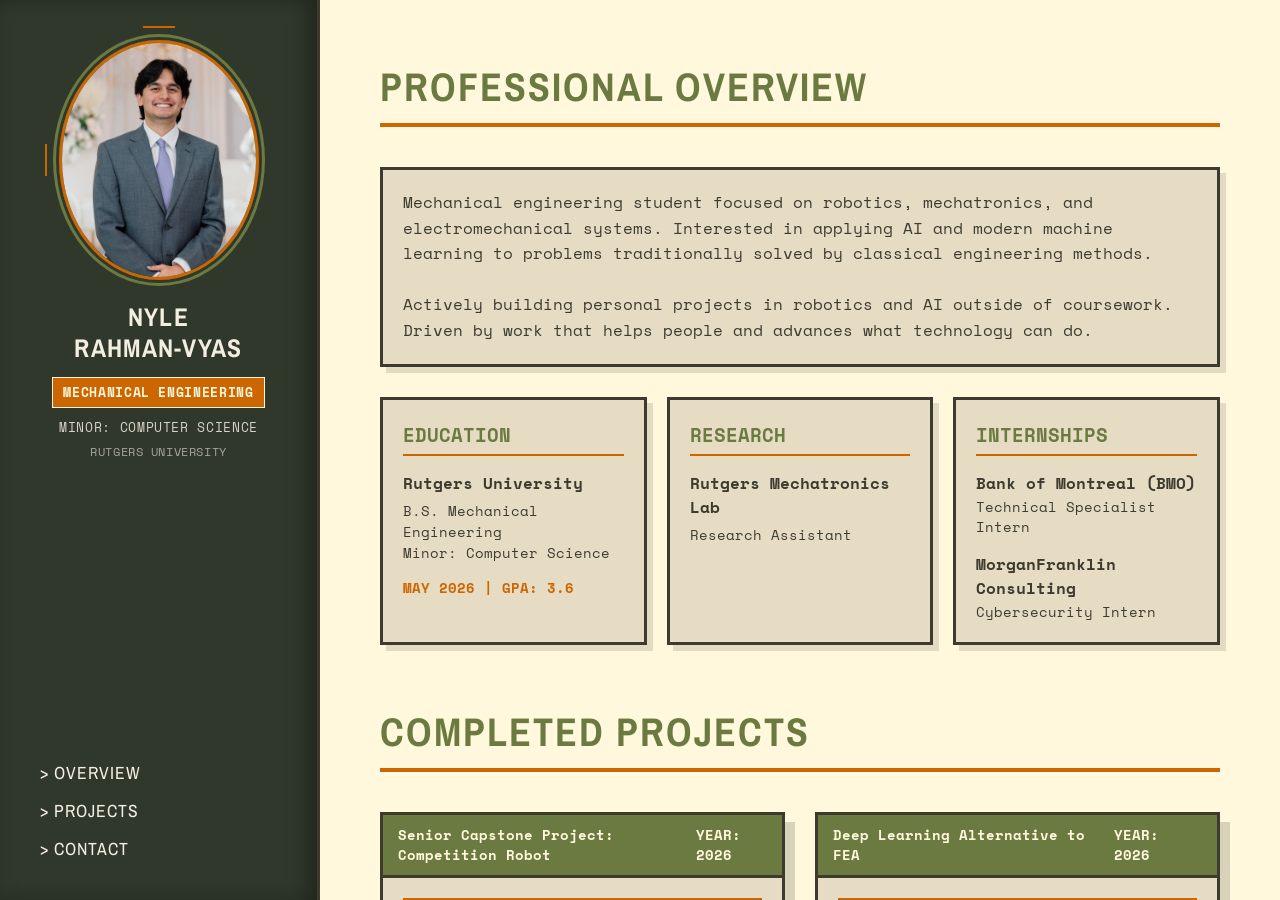
<file: index.html>
<!DOCTYPE html>
<html lang="en">
<head>
  <meta charset="UTF-8">
  <meta name="viewport" content="width=device-width, initial-scale=1.0">
  <title>NYLE RAHMAN-VYAS | ENGINEERING PORTFOLIO</title>
  <link rel="stylesheet" href="style.css">
  <link rel="preconnect" href="https://fonts.googleapis.com">
  <link href="https://fonts.googleapis.com/css2?family=Archivo+Narrow:wght@600&family=Space+Mono:ital,wght@0,400;0,700;1,400&display=swap" rel="stylesheet">
</head>
<body>

  <div class="layout-grid">

    <aside class="sidebar">
      <div class="profile-section">

        <div class="profile-img-wrapper">
          <img src="portfoliopfp1.png" alt="Nyle Rahman-Vyas" class="profile-img">
        </div>

        <h1>NYLE<br>RAHMAN-VYAS</h1>
        <div class="badge">MECHANICAL ENGINEERING</div>
        <p class="role">MINOR: COMPUTER SCIENCE</p>
        <p class="role sub">RUTGERS UNIVERSITY</p>
      </div>

      <nav class="nav-links">
        <a href="#about"    class="nav-item">> OVERVIEW</a>
        <a href="#projects" class="nav-item">> PROJECTS</a>
        <a href="#contact"  class="nav-item">> CONTACT</a>
      </nav>


    </aside>

    <main class="content-area">

      <section id="about" class="content-block">
        <h2 class="section-header">PROFESSIONAL OVERVIEW</h2>
        
        <div class="bio-container" style="margin-bottom: 30px;">
          <div class="bio-text">
            <p>Mechanical engineering student focused on robotics, mechatronics, and electromechanical systems. Interested in applying AI and modern machine learning to problems traditionally solved by classical engineering methods.</p>
            <br>
            <p>Actively building personal projects in robotics and AI outside of coursework. Driven by work that helps people and advances what technology can do.</p>
          </div>
          
        </div>

        <div style="display: grid; grid-template-columns: repeat(auto-fit, minmax(250px, 1fr)); gap: 20px;">
          
          <div style="border: var(--border-thick); background-color: var(--accent-beige); padding: 20px; box-shadow: 6px 6px 0px rgba(61,59,48,0.15);">
            <h3 style="color: var(--accent-green); border-bottom: 2px solid var(--accent-orange); padding-bottom: 5px; margin-bottom: 15px; font-size: 1.2rem;">EDUCATION</h3>
            <p style="font-weight: bold; margin-bottom: 5px;">Rutgers University</p>
            <p style="font-size: 0.9rem;">B.S. Mechanical Engineering</p>
            <p style="font-size: 0.9rem;">Minor: Computer Science</p>
            <p style="font-size: 0.85rem; color: var(--accent-orange); margin-top: 15px; font-weight: bold;">MAY 2026 | GPA: 3.6</p>
          </div>

          <div style="border: var(--border-thick); background-color: var(--accent-beige); padding: 20px; box-shadow: 6px 6px 0px rgba(61,59,48,0.15);">
            <h3 style="color: var(--accent-green); border-bottom: 2px solid var(--accent-orange); padding-bottom: 5px; margin-bottom: 15px; font-size: 1.2rem;">RESEARCH</h3>
            <p style="font-weight: bold; margin-bottom: 5px;">Rutgers Mechatronics Lab</p>
            <p style="font-size: 0.9rem; margin-bottom: 10px;">Research Assistant</p>
          </div>

          <div style="border: var(--border-thick); background-color: var(--accent-beige); padding: 20px; box-shadow: 6px 6px 0px rgba(61,59,48,0.15);">
            <h3 style="color: var(--accent-green); border-bottom: 2px solid var(--accent-orange); padding-bottom: 5px; margin-bottom: 15px; font-size: 1.2rem;">INTERNSHIPS</h3>
            <div style="margin-bottom: 15px;">
              <p style="font-weight: bold; margin-bottom: 2px;">Bank of Montreal (BMO)</p>
              <p style="font-size: 0.85rem;">Technical Specialist Intern</p>
            </div>
            <div>
              <p style="font-weight: bold; margin-bottom: 2px;">MorganFranklin Consulting</p>
              <p style="font-size: 0.85rem;">Cybersecurity Intern</p>
            </div>
          </div>

        </div>
      </section>

      <section id="projects">
        <h2 class="section-header"> COMPLETED PROJECTS</h2>
        <div class="projects-grid">

          <div class="project-card">
            <div class="card-header">
              <span>Senior Capstone Project: Competition Robot</span><span>YEAR: 2026</span>
            </div>
            <div class="card-body">
              <img src="vex/VexThumbnail.jpg" alt="VEX Robotics competition robot" style="width:100%; aspect-ratio:4/3; object-fit:cover; display:block; margin-bottom:20px;">
              <h3>COMPETITION ROBOT</h3>
              <p>Built a VEX Pushback competition robot with a compliant roller intake for multi-height octoball scoring and a custom four-module omnidirectional differential swerve drivetrain. Validated via Ansys simulation and SolidWorks CAD.</p>
              <a href="project-vex.html" style="text-decoration:none;">
                <button class="retro-btn" style="width:100%;">VIEW DETAILS</button>
              </a>
            </div>
          </div>

          <div class="project-card">
            <div class="card-header">
              <span>Deep Learning Alternative to FEA</span><span>YEAR: 2026</span>
            </div>
            <div class="card-body">
              <img src="deeplearning/Rahman-Vyas_Poster_DeepLearning.jpg" alt="Deep Learning in Mechanics poster" style="width:100%; aspect-ratio:4/3; object-fit:cover; display:block; margin-bottom:20px;">
              <h3>NEURAL NETWORK FEA SURROGATE</h3>
              <p>Built a deep learning model as a surrogate for finite element analysis in soft robotics applications. Trained on simulation data to predict stress distributions without a traditional FEA solver.</p>
              <a href="project-deeplearning.html" style="text-decoration:none;">
                <button class="retro-btn" style="width:100%;">VIEW DETAILS</button>
              </a>
            </div>
          </div>

          <div class="project-card">
            <div class="card-header">
              <span>AI BATTLESHIP</span><span>YEAR: 2025</span>
            </div>
            <div class="card-body">
              <img src="battleship/BattleshipThumbnail.jpeg" alt="AI Battleship game agent" style="width:100%; aspect-ratio:4/3; object-fit:contain; background:#1E2130; display:block; margin-bottom:20px;">
              <h3>GAME AI AGENT</h3>
              <p>Developed a probability-based AI bot for the game 'Battleship'. Optimized search algorithms for Intro to AI coursework.</p>
              <a href="project-battleship.html" style="text-decoration:none;">
                <button class="retro-btn" style="width:100%;">VIEW DETAILS</button>
              </a>
            </div>
          </div>

          <div class="project-card">
            <div class="card-header">
              <span>RADAR TRACKING SYSTEM</span><span>YEAR: 2025</span>
            </div>
            <div class="card-body">
              <img src="radar/RadarThumbnail.jpg" alt="Radar tracking system" style="width:100%; aspect-ratio:4/3; object-fit:cover; display:block; margin-bottom:20px;">
              <h3>RADAR & DIGITAL DISPLAY</h3>
              <p>Developed a real-time radar scanning and target detection system using an Arduino Uno, ultrasonic sensor, and a custom Python GUI.</p>
              <a href="project-radar.html" style="text-decoration:none;">
                <button class="retro-btn" style="width:100%;">VIEW DETAILS</button>
              </a>
            </div>
          </div>

          <div class="project-card">
            <div class="card-header">
              <span>L-BRACKET STUDY</span><span>YEAR: 2025</span>
            </div>
            <div class="card-body">
              <img src="lbracket/WbracketCAD.png" alt="Optimized L-Bracket CAD" style="width:100%; aspect-ratio:4/3; object-fit:cover; display:block; margin-bottom:20px;">
              <h3>STRUCTURAL DESIGN & TESTING</h3>
              <p>Designed two L-bracket variants in SolidWorks, validated with Ansys FEA, then 3D printed and load-tested. Optimized geometry survived 10 kg where the baseline failed.</p>
              <a href="project-lbracket.html" style="text-decoration:none;">
                <button class="retro-btn" style="width:100%;">VIEW DETAILS</button>
              </a>
            </div>
          </div>

        </div>

        <h2 class="section-header" style="margin-top: 48px;"> PROJECTS IN DEVELOPMENT</h2>
        <div class="projects-grid">

          <div class="project-card">
            <div class="card-header">
              <span>PHYSICAL AI AGENT ROBOT</span><span>STATUS: ACTIVE</span>
            </div>
            <div class="card-body">
              <div class="placeholder-img">NO_DATA</div>
              <h3>AUTONOMOUS AGENT PLATFORM</h3>
              <p>Building a physical robot capable of autonomous decision-making and environmental interaction. Details to be declassified upon completion.</p>
              <a href="project-agentrobot.html" style="text-decoration:none;">
                <button class="retro-btn" style="width:100%;">VIEW DETAILS</button>
              </a>
            </div>
          </div>

          <div class="project-card">
            <div class="card-header">
              <span>AI ROBOTIC ARM</span><span>STATUS: ACTIVE</span>
            </div>
            <div class="card-body">
              <div class="placeholder-img">NO_DATA</div>
              <h3>INTELLIGENT MANIPULATOR</h3>
              <p>Designing an AI-driven robotic arm for autonomous manipulation tasks. Details to be declassified upon completion.</p>
              <a href="project-roboticarm.html" style="text-decoration:none;">
                <button class="retro-btn" style="width:100%;">VIEW DETAILS</button>
              </a>
            </div>
          </div>

        </div>
      </section>

      <div style="height: 120px;"></div>

      <section id="contact" class="content-block">
        <h2 class="section-header"> CONTACT</h2>
        <p style="margin-bottom: 28px; font-weight: bold;">Open to work. Feel free to connect via email or LinkedIn.</p>

        <div style="display: grid; grid-template-columns: 1fr 1fr; gap: 20px; align-items: stretch;">

          <!-- EMAIL -->
          <div style="border: var(--border-thick); border-top: 5px solid #cc2200; background-color: var(--accent-beige); padding: 28px; box-shadow: 6px 6px 0px rgba(61,59,48,0.15); display: flex; flex-direction: column; gap: 12px;">
            <p style="color: #cc2200; font-size: 0.75rem; letter-spacing: 0.15em; font-weight: bold;">EMAIL</p>
            <p style="font-weight: bold; font-size: 1.1rem; letter-spacing: 0.02em;">nylerv04@gmail.com</p>
            <p style="font-size: 0.78rem; color: rgba(204,34,0,0.45); letter-spacing: 0.08em; margin-top: auto; padding-top: 14px; border-top: 1px solid rgba(204,34,0,0.2);">OPEN TO OPPORTUNITIES</p>
          </div>

          <!-- LINKEDIN -->
          <div style="border: var(--border-thick); border-top: 5px solid #0A66C2; background-color: var(--accent-beige); padding: 28px; box-shadow: 6px 6px 0px rgba(61,59,48,0.15); display: flex; flex-direction: column; gap: 12px;">
            <p style="color: #0A66C2; font-size: 0.75rem; letter-spacing: 0.15em; font-weight: bold;">LINKEDIN</p>
            <p style="font-weight: bold; font-size: 1.1rem; letter-spacing: 0.02em;">Nyle Rahman-Vyas</p>
            <a href="https://www.linkedin.com/in/nyle-rahman-vyas/" target="_blank" style="text-decoration: none; margin-top: auto;">
              <button class="retro-btn retro-btn-light" style="width: 100%;">VISIT PROFILE &rarr;</button>
            </a>
          </div>

        </div>
      </section>

      <div style="height: 100px;"></div>

    </main>
  </div>

</body>
</html>
</file>
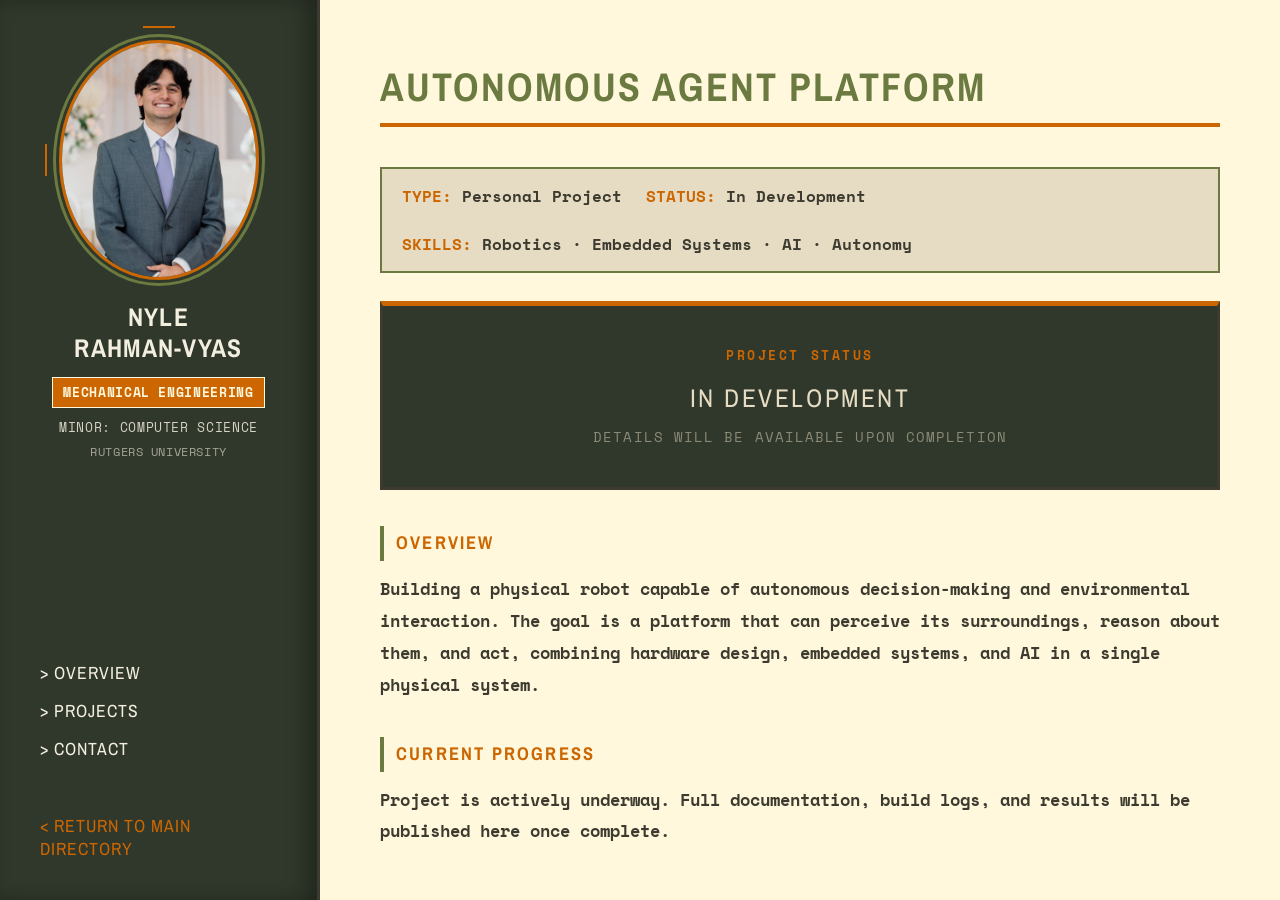
<file: project-agentrobot.html>
<!DOCTYPE html>
<html lang="en">
<head>
  <meta charset="UTF-8">
  <meta name="viewport" content="width=device-width, initial-scale=1.0">
  <title>NYLE RAHMAN-VYAS | AUTONOMOUS AGENT PLATFORM</title>
  <link rel="stylesheet" href="style.css">
  <link rel="preconnect" href="https://fonts.googleapis.com">
  <link href="https://fonts.googleapis.com/css2?family=Archivo+Narrow:wght@600&family=Space+Mono:ital,wght@0,400;0,700;1,400&display=swap" rel="stylesheet">
  <style>
    .project-meta {
      background-color: var(--accent-beige);
      border: 2px solid var(--accent-green);
      padding: 15px 20px;
      margin-bottom: 28px;
      display: flex;
      gap: 24px;
      flex-wrap: wrap;
      font-size: 1rem;
      font-weight: bold;
    }

    .meta-item span {
      color: var(--accent-orange);
    }

    .project-body {
      font-size: 1.05rem;
      line-height: 1.9;
    }

    .project-body p {
      margin-bottom: 22px;
      font-weight: bold;
    }

    .project-body h3 {
      color: var(--accent-orange);
      font-family: 'Archivo Narrow', sans-serif;
      font-size: 1.15rem;
      letter-spacing: 0.12em;
      margin: 36px 0 12px;
      border-left: 4px solid var(--accent-green);
      padding-left: 12px;
    }

    .status-block {
      border: var(--border-thick);
      border-top: 5px solid var(--accent-orange);
      background-color: var(--bg-sidebar);
      padding: 40px;
      text-align: center;
      margin: 28px 0;
    }

    .status-label {
      color: var(--accent-orange);
      font-size: 0.8rem;
      letter-spacing: 0.2em;
      font-weight: bold;
      margin-bottom: 16px;
    }

    .status-title {
      color: var(--accent-beige);
      font-family: 'Archivo Narrow', sans-serif;
      font-size: 1.6rem;
      letter-spacing: 0.1em;
      margin-bottom: 12px;
    }

    .status-sub {
      color: var(--accent-beige);
      font-size: 0.85rem;
      opacity: 0.5;
      letter-spacing: 0.08em;
    }
  </style>
</head>
<body>
<div class="layout-grid">

  <aside class="sidebar">
    <div class="profile-section">
      <div class="profile-img-wrapper">
        <img src="portfoliopfp1.png" alt="Nyle Rahman-Vyas" class="profile-img">
      </div>
      <h1>NYLE<br>RAHMAN-VYAS</h1>
      <div class="badge">MECHANICAL ENGINEERING</div>
      <p class="role">MINOR: COMPUTER SCIENCE</p>
      <p class="role sub">RUTGERS UNIVERSITY</p>
    </div>

    <nav class="nav-links">
      <a href="index.html#about" class="nav-item">> OVERVIEW</a>
      <a href="index.html#projects" class="nav-item">> PROJECTS</a>
      <a href="index.html#contact" class="nav-item">> CONTACT</a>
      <br>
      <a href="index.html" class="nav-item" style="color: var(--accent-orange);">&lt; RETURN TO MAIN DIRECTORY</a>
    </nav>
  </aside>

  <main class="content-area">
    <section class="content-block">

      <h2 class="section-header">AUTONOMOUS AGENT PLATFORM</h2>

      <div class="project-meta">
        <div class="meta-item"><span>TYPE:</span> Personal Project</div>
        <div class="meta-item"><span>STATUS:</span> In Development</div>
        <div class="meta-item"><span>SKILLS:</span> Robotics · Embedded Systems · AI · Autonomy</div>
      </div>

      <div class="status-block">
        <p class="status-label">PROJECT STATUS</p>
        <p class="status-title">IN DEVELOPMENT</p>
        <p class="status-sub">DETAILS WILL BE AVAILABLE UPON COMPLETION</p>
      </div>

      <div class="project-body">

        <h3>OVERVIEW</h3>
        <p>
          Building a physical robot capable of autonomous decision-making and environmental interaction. The goal is a platform that can perceive its surroundings, reason about them, and act, combining hardware design, embedded systems, and AI in a single physical system.
        </p>

        <h3>CURRENT PROGRESS</h3>
        <p>
          Project is actively underway. Full documentation, build logs, and results will be published here once complete.
        </p>

      </div>
    </section>

    <div style="margin-bottom: 40px;">
      <a href="index.html#projects" style="text-decoration: none;">
        <button class="retro-btn">&lt; RETURN TO PROJECTS</button>
      </a>
    </div>

    <div style="height: 100px;"></div>
  </main>

</div>
</body>
</html>
</file>
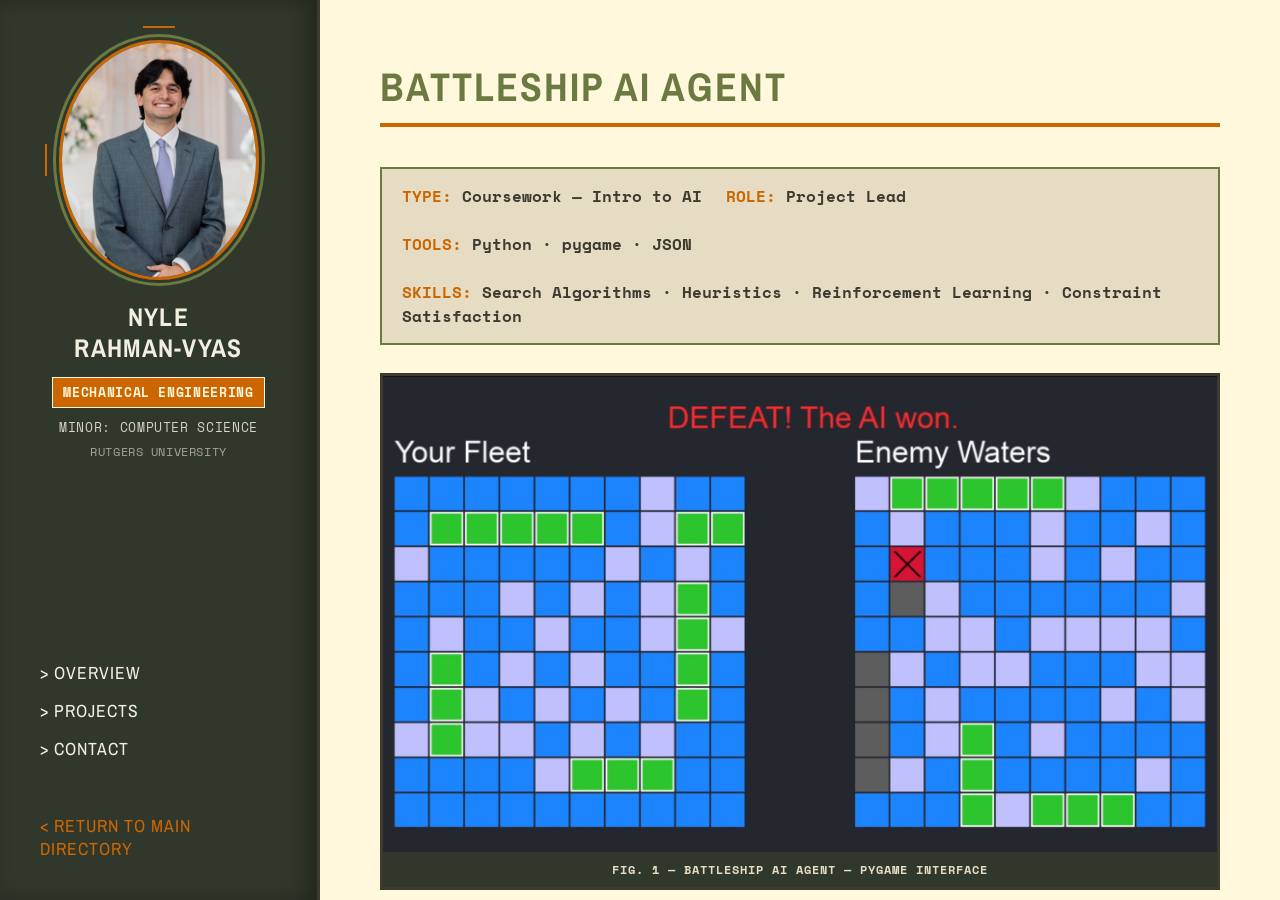
<file: project-battleship.html>
<!DOCTYPE html>
<html lang="en">
<head>
    <meta charset="UTF-8">
    <meta name="viewport" content="width=device-width, initial-scale=1.0">
    <title>NYLE RAHMAN-VYAS | BATTLESHIP AI AGENT</title>
    <link rel="stylesheet" href="style.css">
    <link rel="preconnect" href="https://fonts.googleapis.com">
    <link href="https://fonts.googleapis.com/css2?family=Archivo+Narrow:wght@600&family=Space+Mono:ital,wght@0,400;0,700;1,400&display=swap" rel="stylesheet">
    <style>
        .project-meta {
            background-color: var(--accent-beige);
            border: 2px solid var(--accent-green);
            padding: 15px 20px;
            margin-bottom: 28px;
            display: flex;
            gap: 24px;
            flex-wrap: wrap;
            font-size: 1rem;
            font-weight: bold;
        }
        .meta-item span {
            color: var(--accent-orange);
        }
        .project-body p {
            line-height: 1.8;
            margin-bottom: 20px;
            font-weight: bold;
        }
        .project-body h3 {
            color: var(--accent-orange);
            font-family: 'Archivo Narrow', sans-serif;
            font-size: 1.15rem;
            letter-spacing: 0.12em;
            margin: 36px 0 12px;
            border-left: 4px solid var(--accent-green);
            padding-left: 12px;
        }
        .img-block {
            background-color: var(--bg-sidebar);
            border: var(--border-thick);
            display: flex;
            flex-direction: column;
            align-items: center;
            justify-content: center;
            color: var(--accent-orange);
            font-size: 0.85rem;
            text-align: center;
            padding: 0;
            overflow: hidden;
        }
        .img-block img {
            width: 100%;
            display: block;
        }
        .img-label {
            color: var(--accent-beige);
            font-size: 0.78rem;
            font-weight: bold;
            letter-spacing: 0.08em;
            padding: 8px 12px;
            flex-shrink: 0;
            width: 100%;
            box-sizing: border-box;
            background-color: var(--bg-sidebar);
        }
        .img-full {
            margin: 28px 0;
        }
        .result-table {
            width: 100%;
            border-collapse: collapse;
            margin: 20px 0;
            font-size: 1rem;
            font-weight: bold;
        }
        .result-table th {
            background-color: var(--bg-sidebar);
            color: var(--accent-orange);
            padding: 12px 16px;
            text-align: left;
            border: 1px solid var(--accent-green);
            letter-spacing: 0.08em;
            font-size: 0.95rem;
        }
        .result-table td {
            padding: 12px 16px;
            border: 1px solid var(--accent-green);
            color: var(--text-main);
        }
        .result-table tr:nth-child(even) td {
            background-color: var(--accent-beige);
        }
    </style>
</head>
<body>

    <div class="layout-grid">

        <aside class="sidebar">
            <div class="profile-section">
                <div class="profile-img-wrapper">
                    <img src="portfoliopfp1.png" alt="Nyle Rahman-Vyas" class="profile-img">
                </div>
                <h1>NYLE<br>RAHMAN-VYAS</h1>
                <div class="badge">MECHANICAL ENGINEERING</div>
                <p class="role">MINOR: COMPUTER SCIENCE</p>
                <p class="role sub">RUTGERS UNIVERSITY</p>
            </div>

            <nav class="nav-links">
                <a href="index.html#about" class="nav-item">> OVERVIEW</a>
                <a href="index.html#projects" class="nav-item">> PROJECTS</a>
                <a href="index.html#contact" class="nav-item">> CONTACT</a>
                <br>
                <a href="index.html" class="nav-item" style="color: var(--accent-orange);">&lt; RETURN TO MAIN DIRECTORY</a>
            </nav>
        </aside>

        <main class="content-area">

            <section class="content-block">
                <h2 class="section-header">BATTLESHIP AI AGENT</h2>

                <div class="project-meta">
                    <div class="meta-item"><span>TYPE:</span> Coursework — Intro to AI</div>
                    <div class="meta-item"><span>ROLE:</span> Project Lead</div>
                    <div class="meta-item"><span>TOOLS:</span> Python · pygame · JSON</div>
                    <div class="meta-item"><span>SKILLS:</span> Search Algorithms · Heuristics · Reinforcement Learning · Constraint Satisfaction</div>
                </div>

                <div class="img-full">
                    <div class="img-block">
                        <img src="battleship/BattleshipThumbnail.jpeg" alt="Battleship AI game interface" style="width:100%; height:auto; display:block; background:#1E2130;">
                        <span class="img-label">FIG. 1 — BATTLESHIP AI AGENT — PYGAME INTERFACE</span>
                    </div>
                </div>

                <div class="project-body">

                    <h3>PROJECT OBJECTIVE</h3>
                    <p>
                        Built an AI agent to play Battleship with three goals: reduce the average number of moves to win by at least 50% compared to random guessing, exploit human ship placement tendencies using reinforcement learning, and achieve a win rate above 30% in live play against humans. The bot needed to be genuinely intelligent, not just faster at random search, but capable of reasoning, adapting, and learning.
                    </p>

                    <h3>HOW IT WORKS</h3>
                    <p>
                        The agent operates through three integrated systems: a probability-based heuristic for targeting, a pair of search algorithms for hunting and destroying ships, and a constraint satisfaction layer to prevent wasted shots.
                    </p>
                    <p>
                        The heuristic builds a dynamic heatmap by simulating every possible remaining ship placement on the board. The AI targets the coordinate with the highest overlap frequency, the cell most likely to contain a ship given what has already been revealed. This map updates after every shot.
                    </p>
                    <p>
                        Search runs in two modes depending on state. In Mode 1 (no ship found), the agent uses Greedy Best-First Search to immediately pick the highest-probability cell from the heatmap. In Mode 2 (after a hit), it switches to Depth-First Search — pushing neighboring cells onto a stack and drilling down until the ship is fully destroyed. An axis-locking constraint activates once two hits align horizontally or vertically, forcing the AI to ignore perpendicular neighbors and eliminate wasted shots.
                    </p>
                    <p>
                        On top of this, a reinforcement learning module stores a persistent JSON memory of opponent ship locations across games. Over time, the bot detects human placement patterns, such as a tendency to hide ships in corners or along edges, and biases its probability map accordingly before the game even begins.
                    </p>

                    <h3>RESULTS</h3>

                    <table class="result-table">
                        <tr>
                            <th>GOAL</th>
                            <th>TARGET</th>
                            <th>RESULT</th>
                            <th>VERDICT</th>
                        </tr>
                        <tr>
                            <td>Search Efficiency</td>
                            <td>&lt; 50 moves avg (50% improvement)</td>
                            <td><span style="color: var(--accent-orange);">40.01 moves</span> vs. 95.41 (random)</td>
                            <td><span style="color: var(--accent-orange);">58.1% improvement</span>, goal exceeded</td>
                        </tr>
                        <tr>
                            <td>Reinforcement Learning</td>
                            <td>Exploit human placement bias</td>
                            <td>Trained bot: <span style="color: var(--accent-orange);">32 moves</span> vs. 40.01 untrained</td>
                            <td><span style="color: var(--accent-orange);">~20% improvement</span> on biased opponents</td>
                        </tr>
                        <tr>
                            <td>Human vs. AI Win Rate</td>
                            <td>&gt; 30% win rate</td>
                            <td><span style="color: var(--accent-orange);">6 wins out of 10</span> live matches</td>
                            <td><span style="color: var(--accent-orange);">60% win rate</span>, doubled the target</td>
                        </tr>
                    </table>

                    <h3>KEY TAKEAWAYS</h3>
                    <p>
                        Debugging AI behavior is fundamentally different from debugging code. Most problems came from wrong assumptions baked into the heuristic logic, not syntax errors or missing functions. The model prioritizes plausibility over correctness, which means failures are subtle and only visible through behavioral testing across thousands of simulated games.
                    </p>
                    <p>
                        The heuristic, search strategy, and constraint system also need to be designed together from the start. Adding them incrementally introduced coupling issues that compounded quickly. Changes to the probability map affected search behavior in ways that weren't obvious until late in testing.
                    </p>

                    <h3>DEMO</h3>
                    <div style="position: relative; padding-bottom: 56.25%; height: 0; overflow: hidden; border: var(--border-thick); margin-bottom: 20px;">
                        <iframe
                            src="https://www.youtube.com/embed/mw2FfcR5LOE"
                            style="position: absolute; top: 0; left: 0; width: 100%; height: 100%;"
                            frameborder="0"
                            loading="lazy"
                            allow="accelerometer; autoplay; clipboard-write; encrypted-media; gyroscope; picture-in-picture"
                            allowfullscreen>
                        </iframe>
                    </div>

                </div>
            </section>

            <div style="margin-bottom: 40px;">
                <a href="index.html#projects" style="text-decoration: none;">
                    <button class="retro-btn">&lt; RETURN TO PROJECTS</button>
                </a>
            </div>

            <div style="height: 100px;"></div>
        </main>
    </div>

</body>
</html>
</file>
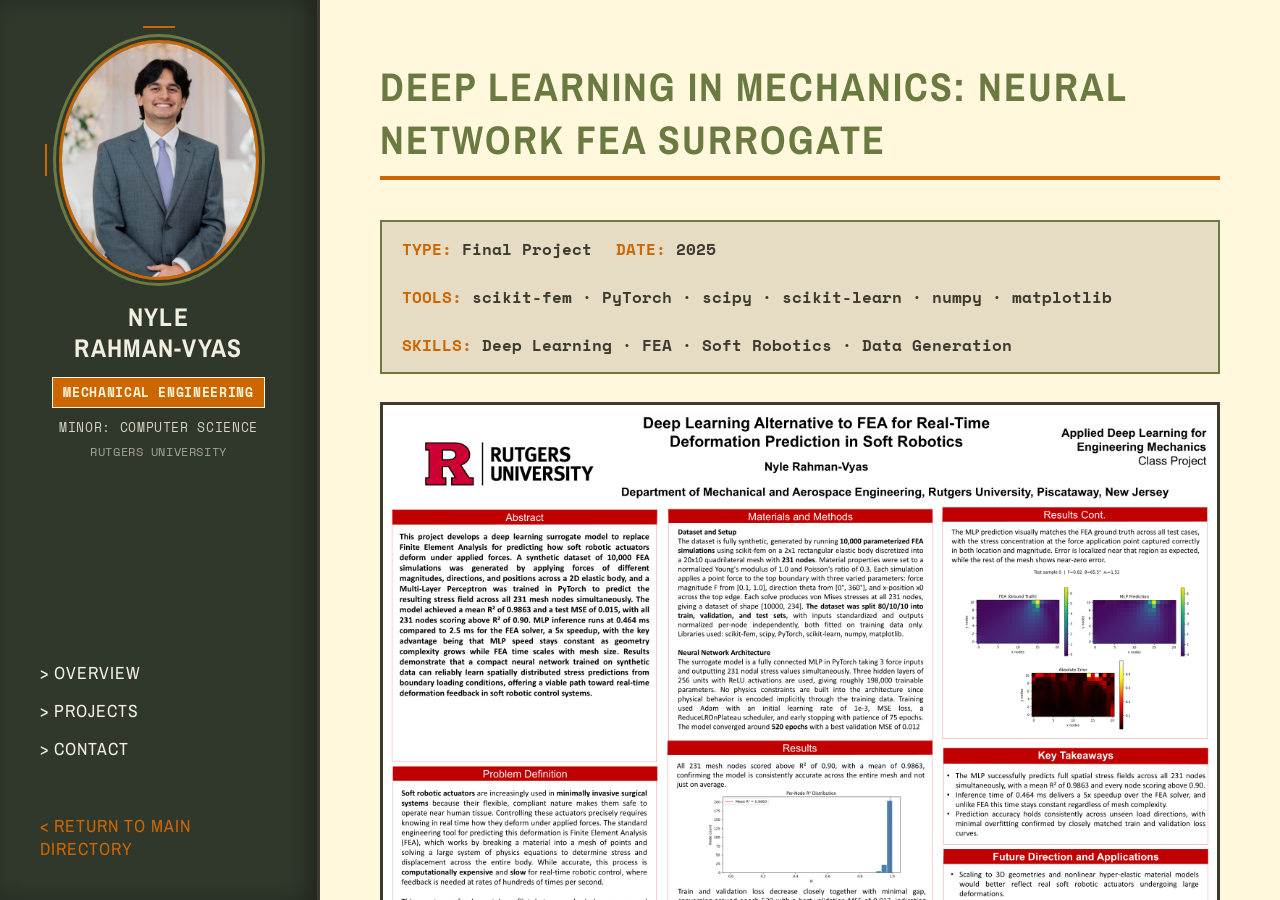
<file: project-deeplearning.html>
<!DOCTYPE html>
<html lang="en">
<head>
  <meta charset="UTF-8">
  <meta name="viewport" content="width=device-width, initial-scale=1.0">
  <title>NYLE RAHMAN-VYAS | DEEP LEARNING IN MECHANICS</title>
  <link rel="stylesheet" href="style.css">
  <link rel="preconnect" href="https://fonts.googleapis.com">
  <link href="https://fonts.googleapis.com/css2?family=Archivo+Narrow:wght@600&family=Space+Mono:ital,wght@0,400;0,700;1,400&display=swap" rel="stylesheet">
  <style>

    /* ── META BAR ───────────────────────────────────────── */
    .project-meta {
      background-color: var(--accent-beige);
      border: 2px solid var(--accent-green);
      padding: 15px 20px;
      margin-bottom: 28px;
      display: flex;
      gap: 24px;
      flex-wrap: wrap;
      font-size: 1rem;
      font-weight: bold;
    }

    .meta-item span {
      color: var(--accent-orange);
    }

    /* ── IMAGE BLOCKS ───────────────────────────────────── */
    .img-block {
      background-color: var(--bg-sidebar);
      border: var(--border-thick);
      display: flex;
      flex-direction: column;
      align-items: center;
      justify-content: center;
      color: var(--accent-orange);
      font-size: 0.85rem;
      text-align: center;
      padding: 0;
      overflow: hidden;
    }

    .img-block img {
      width: 100%;
      display: block;
      object-fit: cover;
    }

    .img-label {
      color: var(--accent-beige);
      font-size: 0.78rem;
      font-weight: bold;
      letter-spacing: 0.08em;
      padding: 8px 12px;
      flex-shrink: 0;
      width: 100%;
      box-sizing: border-box;
      background-color: var(--bg-sidebar);
    }

    /* ── IMAGE LAYOUT ───────────────────────────────────── */
    .img-pair {
      display: grid;
      grid-template-columns: 1fr 1fr;
      gap: 16px;
      margin: 28px 0;
    }

    .img-full {
      margin: 28px 0;
    }

    /* ── BODY TEXT ──────────────────────────────────────── */
    .project-body {
      font-size: 1.05rem;
      line-height: 1.9;
    }

    .project-body p {
      margin-bottom: 22px;
      font-weight: bold;
    }

    .project-body h3 {
      color: var(--accent-orange);
      font-family: 'Archivo Narrow', sans-serif;
      font-size: 1.15rem;
      letter-spacing: 0.12em;
      margin: 36px 0 12px;
      border-left: 4px solid var(--accent-green);
      padding-left: 12px;
    }

    /* ── RESULTS TABLE ──────────────────────────────────── */
    .result-table {
      width: 100%;
      border-collapse: collapse;
      margin: 20px 0;
      font-size: 1rem;
      font-weight: bold;
    }

    .result-table th {
      background-color: var(--bg-sidebar);
      color: var(--accent-orange);
      padding: 12px 16px;
      text-align: left;
      border: 1px solid var(--accent-green);
      letter-spacing: 0.08em;
      font-size: 0.95rem;
    }

    .result-table td {
      padding: 12px 16px;
      border: 1px solid var(--accent-green);
      color: var(--text-main);
    }

    .result-table tr:nth-child(even) td {
      background-color: var(--accent-beige);
    }

  </style>
</head>
<body>
<div class="layout-grid">

  <!-- ══ SIDEBAR ══════════════════════════════════════════ -->
  <aside class="sidebar">
    <div class="profile-section">
      <div class="profile-img-wrapper">
        <img src="portfoliopfp1.png" alt="Nyle Rahman-Vyas" class="profile-img">
      </div>
      <h1>NYLE<br>RAHMAN-VYAS</h1>
      <div class="badge">MECHANICAL ENGINEERING</div>
      <p class="role">MINOR: COMPUTER SCIENCE</p>
      <p class="role sub">RUTGERS UNIVERSITY</p>
    </div>

    <nav class="nav-links">
      <a href="index.html#about" class="nav-item">> OVERVIEW</a>
      <a href="index.html#projects" class="nav-item">> PROJECTS</a>
      <a href="index.html#contact" class="nav-item">> CONTACT</a>
      <br>
      <a href="index.html" class="nav-item" style="color: var(--accent-orange);">&lt; RETURN TO MAIN DIRECTORY</a>
    </nav>
  </aside>

  <!-- ══ MAIN CONTENT ══════════════════════════════════════ -->
  <main class="content-area">
    <section class="content-block">

      <!-- Title -->
      <h2 class="section-header">Deep Learning in Mechanics: Neural Network FEA Surrogate</h2>

      <!-- Meta bar -->
      <div class="project-meta">
        <div class="meta-item"><span>TYPE:</span> Final Project</div>
        <div class="meta-item"><span>DATE:</span> 2025</div>
        <div class="meta-item"><span>TOOLS:</span> scikit-fem · PyTorch · scipy · scikit-learn · numpy · matplotlib</div>
        <div class="meta-item"><span>SKILLS:</span> Deep Learning · FEA · Soft Robotics · Data Generation</div>
      </div>

      <!-- ── HERO IMAGE (Poster) ── -->
      <div class="img-full">
        <div class="img-block">
          <img src="deeplearning/Rahman-Vyas_Poster_DeepLearning.jpg" alt="Deep Learning in Mechanics project poster" style="width: 100%; height: auto; display: block;">
          <span class="img-label">FIG. 1 — PROJECT POSTER — NEURAL NETWORK SURROGATE FOR FEA IN SOFT ROBOTICS</span>
        </div>
      </div>

      <div class="project-body">

        <h3>BACKGROUND</h3>
        <p>
          I have always been interested in surgical robotics, particularly the problem of making robotic systems precise enough to operate safely around human tissue. For my deep learning final project, I wanted to apply the methods from the course to a problem I had run into in my mechanics coursework, using a neural network as a fast surrogate for a physics solver.
        </p>

        <h3>PROBLEM</h3>
        <p>
          Soft robotic actuators used in surgical systems need real-time deformation feedback to be controlled precisely. Finite Element Analysis can compute that feedback accurately but takes several milliseconds per solve, which is too slow for a live control loop running hundreds of times per second. A trained neural network can approximate the same mapping at a fraction of the runtime cost.
        </p>

        <div class="img-full">
          <div class="img-block">
            <img src="deeplearning/SurgicalSoftRobotics.png" alt="Soft robotic end-effector on DLR MiroSurge system" style="width: 100%; height: auto; display: block;">
            <span class="img-label">FIG. 2 — SOFT ROBOTICS IN MINIMALLY INVASIVE SURGERY — A soft robotic end-effector integrated with the DLR MiroSurge (MIRO) system, enabling precise instrument insertion during minimally invasive procedures. Real-time deformation control in systems like this requires feedback faster than traditional FEA can provide. [Konietschke et al., 2009]</span>
          </div>
        </div>

        <h3>APPROACH</h3>
        <p>
          I generated 10,000 FEA simulations from scratch using scikit-fem, each applying a force with a different magnitude, direction, and position along the boundary of a 2D elastic mesh. Each simulation produced stress values at 231 mesh nodes. A Multi-Layer Perceptron was then trained in PyTorch to learn the mapping from those three force inputs to the full 231-node stress field output simultaneously.
        </p>
        <p>
          The full data generation pipeline was built from scratch rather than pulled from an existing dataset. Every training example came from a physics simulation I parameterized and ran myself.
        </p>

        <h3>RESULTS</h3>
        <p>
          The model achieved a mean R² of <span style="color: var(--accent-orange);">0.9863</span> across all 231 nodes on unseen test data, with every node individually scoring above <span style="color: var(--accent-orange);">0.90</span>. The predicted stress fields closely match the FEA ground truth, with the stress concentration at the force application point captured correctly in both location and magnitude.
        </p>
        <p>
          MLP inference ran at <span style="color: var(--accent-orange);">0.464 ms</span> versus <span style="color: var(--accent-orange);">2.5 ms</span> for a single FEA solve, a <span style="color: var(--accent-orange);">5x speedup</span> on this mesh. MLP inference time also stays roughly constant as geometry grows, while FEA time scales with mesh complexity, so the relative advantage increases on realistic 3D geometries.
        </p>

        <div class="img-full">
          <div class="img-block">
            <img src="deeplearning/RSquared.png" alt="R² score distribution across all 231 nodes" style="width: 100%; height: auto; display: block;">
            <span class="img-label">FIG. 3 — R² SCORE DISTRIBUTION ACROSS ALL 231 NODES — Every node scores above 0.90, with a mean R² of 0.9863 on completely unseen test data.</span>
          </div>
        </div>

        <div class="img-full">
          <div class="img-block">
            <img src="deeplearning/TrainingLoss.png" alt="Training vs validation loss across dataset sizes" style="width: 100%; height: auto; display: block;">
            <span class="img-label">FIG. 4 — TRAINING vs. VALIDATION LOSS — The gap between training and validation loss shrinks significantly as dataset size scales from 500 to 10,000 samples, showing the direct effect of data volume on generalization.</span>
          </div>
        </div>

        <div class="img-full">
          <div class="img-block">
            <img src="deeplearning/BigComparison3.png" alt="Predicted vs ground-truth stress field comparison" style="width: 100%; height: auto; display: block;">
            <span class="img-label">FIG. 5 — PREDICTED vs. GROUND-TRUTH STRESS FIELD — The model replicates the FEA stress distribution across the mesh, including the concentration at the force application point.</span>
          </div>
        </div>

        <h3>CONCLUSIONS</h3>
        <ul style="font-weight: bold; margin-bottom: 22px; padding-left: 1.5em;">
          <li>The MLP successfully predicts full spatial stress fields across all 231 nodes simultaneously, with a mean R² of 0.9863 and every node scoring above 0.90.</li>
          <li>Inference time of 0.464 ms delivers a 5x speedup over the FEA solver, and unlike FEA this time stays constant regardless of mesh complexity.</li>
          <li>Prediction accuracy holds consistently across unseen load directions, with minimal overfitting confirmed by closely matched training and validation loss curves.</li>
        </ul>

        <h3>REFERENCES</h3>
        <p style="font-size: 0.9rem; line-height: 1.7;">
          Konietschke et al. (2009) — The DLR MiroSurge: A robotic system for surgery. <em>2009 IEEE International Conference on Robotics and Automation.</em> https://ieeexplore.ieee.org/document/5152361
          <br><br>
          Liang et al. (2018) — A deep learning approach to estimate stress distribution: a fast and accurate surrogate of FEA. <em>Journal of the Royal Society Interface.</em>
          <br><br>
          De Barrie et al. (2021) — A deep learning method for vision based force prediction of a soft fin ray gripper using simulation data. <em>Frontiers in Robotics and AI.</em>
        </p>

      </div>
    </section>
    <div style="margin-bottom: 40px;">
      <a href="index.html#projects" style="text-decoration: none;">
        <button class="retro-btn">&lt; RETURN TO PROJECTS</button>
      </a>
    </div>

    <div style="height: 100px;"></div>
  </main>

</div>
</body>
</html>
</file>
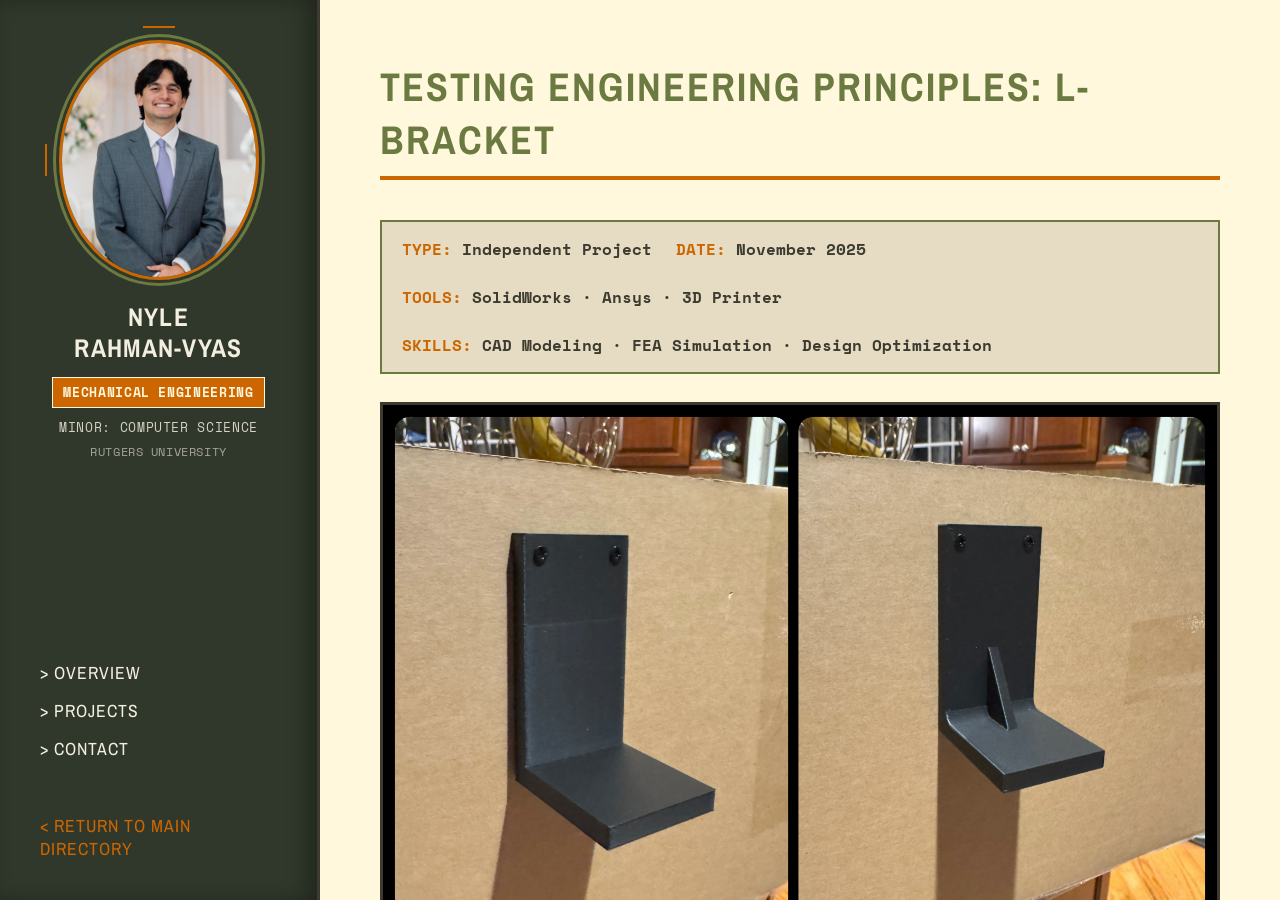
<file: project-lbracket.html>
<!DOCTYPE html>
<html lang="en">
<head>
  <meta charset="UTF-8">
  <meta name="viewport" content="width=device-width, initial-scale=1.0">
  <title>NYLE RAHMAN-VYAS | L-BRACKET STUDY</title>
  <link rel="stylesheet" href="style.css">
  <link rel="preconnect" href="https://fonts.googleapis.com">
  <link href="https://fonts.googleapis.com/css2?family=Archivo+Narrow:wght@600&family=Space+Mono:ital,wght@0,400;0,700;1,400&display=swap" rel="stylesheet">
  <style>

    /* ── META BAR ───────────────────────────────────────── */
    .project-meta {
      background-color: var(--accent-beige);
      border: 2px solid var(--accent-green);
      padding: 15px 20px;
      margin-bottom: 28px;
      display: flex;
      gap: 24px;
      flex-wrap: wrap;
      font-size: 1rem;
      font-weight: bold;
    }

    .meta-item span {
      color: var(--accent-orange);
    }

    /* ── IMAGE BLOCKS ───────────────────────────────────── */
    .img-block {
      background-color: var(--bg-sidebar);
      border: var(--border-thick);
      display: flex;
      flex-direction: column;
      align-items: center;
      justify-content: center;
      color: var(--accent-orange);
      font-size: 0.85rem;
      text-align: center;
      padding: 0;
      overflow: hidden;
    }

    .img-block img {
      width: 100%;
      display: block;
      object-fit: cover;
    }

    .img-label {
      color: var(--accent-beige);
      font-size: 0.78rem;
      font-weight: bold;
      letter-spacing: 0.08em;
      padding: 8px 12px;
      flex-shrink: 0;
      width: 100%;
      box-sizing: border-box;
      background-color: var(--bg-sidebar);
    }

    /* ── IMAGE LAYOUT ───────────────────────────────────── */
    .img-pair {
      display: grid;
      grid-template-columns: 1fr 1fr;
      gap: 16px;
      margin: 28px 0;
    }

    .img-full {
      margin: 28px 0;
    }

    /* ── BODY TEXT ──────────────────────────────────────── */
    .project-body {
      font-size: 1.05rem;
      line-height: 1.9;
    }

    .project-body p {
      margin-bottom: 22px;
      font-weight: bold;
    }

    .project-body h3 {
      color: var(--accent-orange);
      font-family: 'Archivo Narrow', sans-serif;
      font-size: 1.15rem;
      letter-spacing: 0.12em;
      margin: 36px 0 12px;
      border-left: 4px solid var(--accent-green);
      padding-left: 12px;
    }

    /* ── RESULTS TABLE ──────────────────────────────────── */
    .result-table {
      width: 100%;
      border-collapse: collapse;
      margin: 20px 0;
      font-size: 1rem;
      font-weight: bold;
    }

    .result-table th {
      background-color: var(--bg-sidebar);
      color: var(--accent-orange);
      padding: 12px 16px;
      text-align: left;
      border: 1px solid var(--accent-green);
      letter-spacing: 0.08em;
      font-size: 0.95rem;
    }

    .result-table td {
      padding: 12px 16px;
      border: 1px solid var(--accent-green);
      color: var(--text-main);
    }

    .result-table tr:nth-child(even) td {
      background-color: var(--accent-beige);
    }

    /* ── VERDICT BOXES ──────────────────────────────────── */
    .verdict {
      display: flex;
      gap: 16px;
      margin: 24px 0;
    }

    .verdict-box {
      flex: 1;
      border: 2px solid var(--accent-green);
      padding: 18px;
      font-size: 1rem;
      font-weight: bold;
      line-height: 1.8;
    }

    .verdict-box .verdict-label {
      letter-spacing: 0.1em;
      margin-bottom: 10px;
      display: block;
      font-size: 1.05rem;
    }

    .verdict-box.fail .verdict-label { color: #cc3333; }
    .verdict-box.pass .verdict-label { color: var(--accent-green); }

  </style>
</head>
<body>
<div class="layout-grid">

  <!-- ══ SIDEBAR ══════════════════════════════════════════ -->
  <aside class="sidebar">
    <div class="profile-section">
      <div class="profile-img-wrapper">
        <img src="portfoliopfp1.png" alt="Nyle Rahman-Vyas" class="profile-img">
      </div>
      <h1>NYLE<br>RAHMAN-VYAS</h1>
      <div class="badge">MECHANICAL ENGINEERING</div>
      <p class="role">MINOR: COMPUTER SCIENCE</p>
      <p class="role sub">RUTGERS UNIVERSITY</p>
    </div>

    <nav class="nav-links">
      <a href="index.html#about" class="nav-item">> OVERVIEW</a>
      <a href="index.html#projects" class="nav-item">> PROJECTS</a>
      <a href="index.html#contact" class="nav-item">> CONTACT</a>
      <br>
      <a href="index.html" class="nav-item" style="color: var(--accent-orange);">&lt; RETURN TO MAIN DIRECTORY</a>
    </nav>
  </aside>

  <!-- ══ MAIN CONTENT ══════════════════════════════════════ -->
  <main class="content-area">
    <section class="content-block">

      <!-- Title -->
      <h2 class="section-header"> Testing Engineering Principles: L-Bracket</h2>

      <!-- Meta bar -->
      <div class="project-meta">
        <div class="meta-item"><span>TYPE:</span> Independent Project</div>
        <div class="meta-item"><span>DATE:</span> November 2025</div>
        <div class="meta-item"><span>TOOLS:</span> SolidWorks · Ansys · 3D Printer</div>
        <div class="meta-item"><span>SKILLS:</span> CAD Modeling · FEA Simulation · Design Optimization</div>
      </div>

      <!-- ── HERO IMAGE ── -->
      <div class="img-full">
        <div class="img-block">
          <img src="lbracket/Bracket Side by Side.jpeg" alt="Baseline L-bracket (left) and optimized L-bracket (right) mounted side by side before testing" style="width: 100%; height: auto; display: block;">
          <span class="img-label">FIG. 1 — BASELINE L-BRACKET (LEFT) vs. OPTIMIZED L-BRACKET (RIGHT) — PRE-TEST</span>
        </div>
      </div>

      <div class="project-body">

        <h3>OBJECTIVE</h3>
        <p>
          After a few semesters of learning stress concentrations, FEA, and design-for-manufacturing in the classroom, I wanted to actually test the theory on a real part instead of trusting the textbook. I had also recently picked up a 3D printer, which made this the right time to close the loop between simulation and hardware on something small and self-contained.
        </p>
        <p>
          The project runs through the full design cycle on two L-brackets with identical outer dimensions: a structurally naive baseline and an optimized version intended to carry significantly more load.
        </p>

        <h3>DESIGN APPROACH</h3>

        <div class="img-pair">
          <div class="img-block">
            <img src="lbracket/LbracketCAD.png" alt="SolidWorks CAD render of the baseline L-bracket" style="height: 300px; width: 100%; object-fit: contain; background: #dce0e8;">
            <span class="img-label">FIG. 2 — SOLIDWORKS CAD: BASELINE L-BRACKET — SHARP 90° CORNER, NO GUSSET</span>
          </div>
          <div class="img-block">
            <img src="lbracket/WbracketCAD.png" alt="SolidWorks CAD render of the optimized L-bracket with gusset" style="height: 300px; width: 100%; object-fit: contain; background: #dce0e8;">
            <span class="img-label">FIG. 3 — SOLIDWORKS CAD: OPTIMIZED L-BRACKET — FILLET + TRIANGULAR GUSSET</span>
          </div>
        </div>
        <p>
          Both brackets were modeled in SolidWorks. The baseline uses a sharp 90 degree internal corner, a classic stress concentration site where the notch effect funnels tensile stress to a single point and lowers the load required for crack initiation.
        </p>
        <p>
          The optimized version addresses this with two changes: a fillet at the inner corner to spread stress over a larger area, and a triangular gusset on the inner face to stiffen the joint and shorten the bending moment arm. Print orientation was also adjusted so layer boundaries do not lie along the primary tensile load path, accounting for PLA's anisotropic behavior in FDM parts.
        </p>

        <h3>ENGINEERING DRAWINGS</h3>
        <p>
          Formal drawings were produced for both parts per standard drafting conventions. Both share the same outer dimensions: 1.75" mounting face width, 3.50" vertical height, 2.30" shelf depth, and 0.25" wall thickness. The only differences are the fillet and gusset on the optimized bracket.
        </p>

        <div class="img-pair">
          <div class="img-block">
            <img src="lbracket/Lbracketdeaw.JPG" alt="Engineering drawing of the baseline L-bracket with dimensions" style="object-fit: contain; background: white;">
            <span class="img-label">FIG. 4 — ENGINEERING DRAWING: BASELINE L-BRACKET (SCALE 1:2) — NOTE SHARP 90° ANNOTATION</span>
          </div>
          <div class="img-block">
            <img src="lbracket/WbracketDraw.JPG" alt="Engineering drawing of the optimized L-bracket with gusset and fillet annotations" style="object-fit: contain; background: white;">
            <span class="img-label">FIG. 5 — ENGINEERING DRAWING: OPTIMIZED L-BRACKET (SCALE 1:2) — GUSSET + FILLET ANNOTATED</span>
          </div>
        </div>

        <h3>SIMULATION — ANSYS FEA</h3>
        <p>
          Both designs were run through static structural analysis in Ansys before printing, with a fixed boundary on the mounting face and a vertical load applied to the horizontal shelf. The von Mises stress plots matched the hypothesis: the baseline exceeded yield at the sharp corner, while the optimized design kept peak stresses within the safe range across the fillet and gusset.
        </p>

        <div class="img-pair">
          <div class="img-block">
            <img src="lbracket/lbracket Ansys.jpeg" alt="Ansys von Mises stress plot of the baseline L-bracket showing peak stress at the inner corner" style="height: 260px; width: 100%; object-fit: contain; background: #1a1a1a;">
            <span class="img-label">FIG. 6 — ANSYS FEA: BASELINE L-BRACKET — PEAK VON MISES STRESS CONCENTRATED AT INNER CORNER</span>
          </div>
          <div class="img-block">
            <img src="lbracket/Wbracket Ansys.jpeg" alt="Ansys von Mises stress plot of the optimized L-bracket showing distributed stress through the gusset" style="height: 260px; width: 100%; object-fit: contain; background: #1a1a1a;">
            <span class="img-label">FIG. 7 — ANSYS FEA: OPTIMIZED L-BRACKET — STRESS DISTRIBUTED THROUGH GUSSET, NO CRITICAL CONCENTRATION</span>
          </div>
        </div>

        <h3>PHYSICAL TESTING</h3>
        <p>
          Both brackets were printed in PLA, mounted to a rigid cardboard surface, and loaded incrementally with a standard weight plate hung from the shelf. Loading continued until failure or until the target load was reached. Results matched the simulation predictions.
        </p>

        <table class="result-table">
          <tr>
            <th>BRACKET</th>
            <th>DESIGN FEATURE</th>
            <th>FAILURE LOAD</th>
            <th>FAILURE MODE</th>
          </tr>
          <tr>
            <td>Baseline L-Bracket</td>
            <td>Sharp 90° corner, no gusset</td>
            <td>&lt; 10 kg</td>
            <td>Brittle fracture at inner corner</td>
          </tr>
          <tr>
            <td>Optimized L-Bracket</td>
            <td>Fillet + triangular gusset</td>
            <td>&gt; 10 kg (survived)</td>
            <td>None observed</td>
          </tr>
        </table>

        <p>
          The baseline fractured at the inner corner under 10 kg with no visible prior deformation, consistent with stress concentration-driven brittle failure in FDM PLA. The optimized bracket held the full 10 kg load with no fracture or visible deformation, confirming that the fillet and gusset redistributed stress away from the critical joint.
        </p>

        <h3>END OF EXPERIMENT</h3>
        <p>
          The baseline fractured cleanly at the inner corner, in the same location FEA had identified as the peak stress region. The optimized bracket, tested under the same conditions, showed no fracture or visible deformation.
        </p>

        <div class="img-pair">
          <div class="img-block">
            <img src="lbracket/EndOfExperiment.jpeg" alt="Immediately after the test: L-bracket shelf fractured off the mount while optimized L-bracket remains intact on the board" style="height: 480px; object-fit: cover;">
            <span class="img-label">FIG. 9 — IMMEDIATELY POST-TEST: L-BRACKET SHELF FRACTURED CLEAN OFF. OPTIMIZED L-BRACKET (RIGHT) FULLY INTACT.</span>
          </div>
          <div class="img-block">
            <img src="lbracket/PostExperiment.jpeg" alt="Clean post-test comparison: broken baseline L-bracket on the left, intact optimized L-bracket on the right" style="height: 480px; object-fit: cover;">
            <span class="img-label">FIG. 10 — POST-TEST: BROKEN BASELINE L-BRACKET (LEFT) vs. SURVIVING OPTIMIZED L-BRACKET (RIGHT)</span>
          </div>
        </div>

        <h3>TAKEAWAYS</h3>
        <p>
          Adding a fillet and gusset more than doubled the effective load capacity of an otherwise identical part. More broadly, running a project end to end on my own printer made it clear how much print orientation matters as a real design variable in FDM, not something to leave to slicer defaults. Going forward, I plan to use this same simulation-to-hardware loop on more involved parts to keep building intuition for where FEA predictions hold up and where real-world behavior diverges.
        </p>

      </div>
    </section>
    <div style="margin-bottom: 40px;">
      <a href="index.html#projects" style="text-decoration: none;">
        <button class="retro-btn">&lt; RETURN TO PROJECTS</button>
      </a>
    </div>

    <div style="height: 100px;"></div>
  </main>

</div>
</body>
</html>
</file>
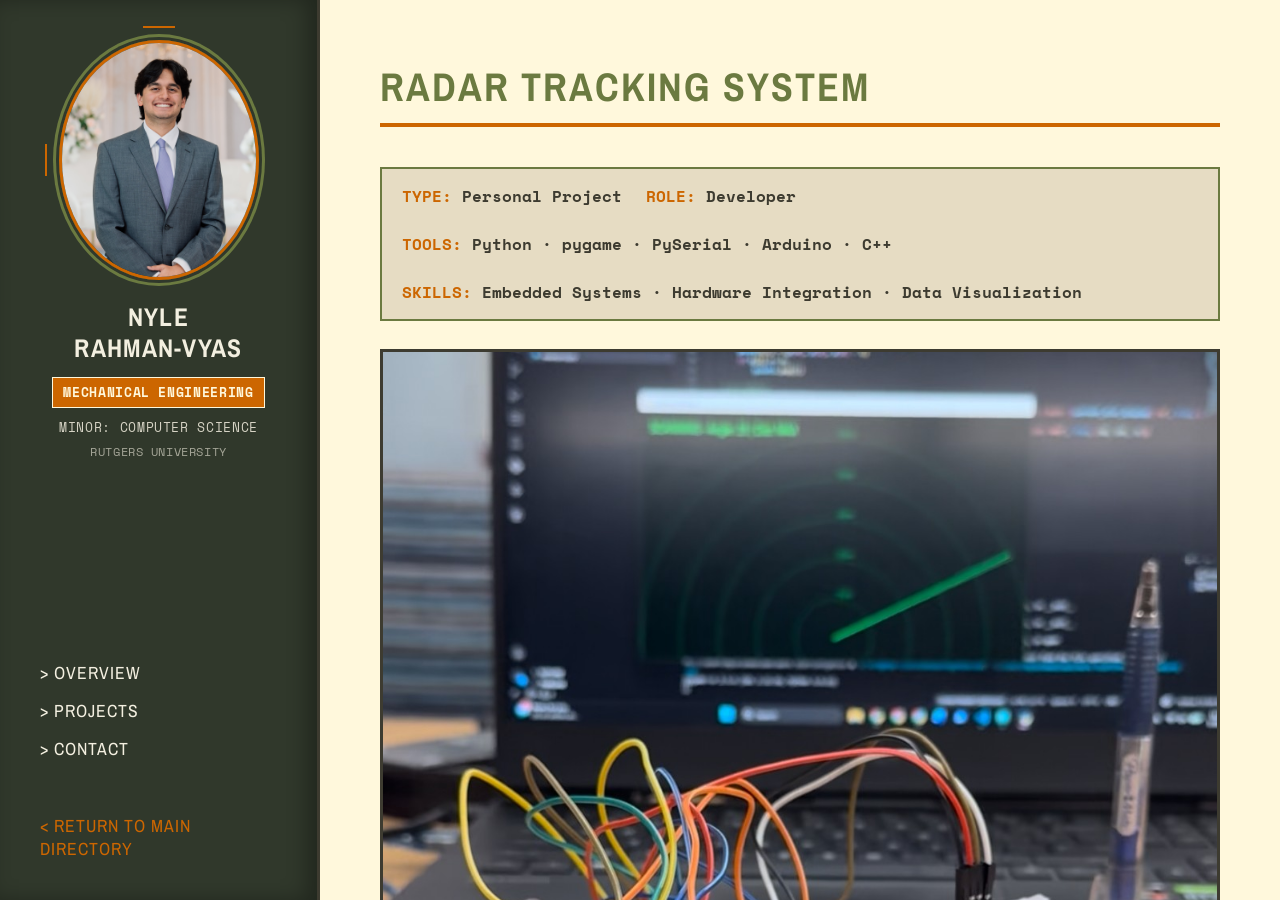
<file: project-radar.html>
<!DOCTYPE html>
<html lang="en">
<head>
  <meta charset="UTF-8">
  <meta name="viewport" content="width=device-width, initial-scale=1.0">
  <title>NYLE RAHMAN-VYAS | RADAR TRACKING SYSTEM</title>
  <link rel="stylesheet" href="style.css">
  <link rel="preconnect" href="https://fonts.googleapis.com">
  <link href="https://fonts.googleapis.com/css2?family=Archivo+Narrow:wght@600&family=Space+Mono:ital,wght@0,400;0,700;1,400&display=swap" rel="stylesheet">
  <style>
    .project-meta {
      background-color: var(--accent-beige);
      border: 2px solid var(--accent-green);
      padding: 15px 20px;
      margin-bottom: 28px;
      display: flex;
      gap: 24px;
      flex-wrap: wrap;
      font-size: 1rem;
      font-weight: bold;
    }
    .meta-item span {
      color: var(--accent-orange);
    }
    .project-body {
      font-size: 1.05rem;
      line-height: 1.9;
    }
    .project-body p {
      margin-bottom: 22px;
      font-weight: bold;
    }
    .project-body h3 {
      color: var(--accent-orange);
      font-family: 'Archivo Narrow', sans-serif;
      font-size: 1.15rem;
      letter-spacing: 0.12em;
      margin: 36px 0 12px;
      border-left: 4px solid var(--accent-green);
      padding-left: 12px;
    }
    .img-block {
      background-color: var(--bg-sidebar);
      border: var(--border-thick);
      display: flex;
      flex-direction: column;
      align-items: center;
      justify-content: center;
      color: var(--accent-orange);
      font-size: 0.85rem;
      text-align: center;
      padding: 0;
      overflow: hidden;
    }
    .img-block img {
      width: 100%;
      display: block;
      object-fit: cover;
    }
    .img-label {
      color: var(--accent-beige);
      font-size: 0.78rem;
      font-weight: bold;
      letter-spacing: 0.08em;
      padding: 8px 12px;
      flex-shrink: 0;
      width: 100%;
      box-sizing: border-box;
      background-color: var(--bg-sidebar);
    }
    .img-full {
      margin: 28px 0;
    }
    .status-block {
      border: var(--border-thick);
      border-top: 5px solid var(--accent-orange);
      background-color: var(--bg-sidebar);
      padding: 40px;
      text-align: center;
      margin: 28px 0;
    }
    .status-label {
      color: var(--accent-orange);
      font-size: 0.8rem;
      letter-spacing: 0.2em;
      font-weight: bold;
      margin-bottom: 16px;
    }
    .status-title {
      color: var(--accent-beige);
      font-family: 'Archivo Narrow', sans-serif;
      font-size: 1.6rem;
      letter-spacing: 0.1em;
      margin-bottom: 12px;
    }
    .status-sub {
      color: var(--accent-beige);
      font-size: 0.85rem;
      opacity: 0.5;
      letter-spacing: 0.08em;
    }
  </style>
</head>
<body>

  <div class="layout-grid">

    <aside class="sidebar">
      <div class="profile-section">
        <div class="profile-img-wrapper">
          <img src="portfoliopfp1.png" alt="Nyle Rahman-Vyas" class="profile-img">
        </div>
        <h1>NYLE<br>RAHMAN-VYAS</h1>
        <div class="badge">MECHANICAL ENGINEERING</div>
        <p class="role">MINOR: COMPUTER SCIENCE</p>
        <p class="role sub">RUTGERS UNIVERSITY</p>
      </div>

      <nav class="nav-links">
        <a href="index.html#about" class="nav-item">> OVERVIEW</a>
        <a href="index.html#projects" class="nav-item">> PROJECTS</a>
        <a href="index.html#contact" class="nav-item">> CONTACT</a>
        <br>
        <a href="index.html" class="nav-item" style="color: var(--accent-orange);">&lt; RETURN TO MAIN DIRECTORY</a>
      </nav>
    </aside>

    <main class="content-area">

      <section class="content-block">
        <h2 class="section-header">RADAR TRACKING SYSTEM</h2>

        <div class="project-meta">
          <div class="meta-item"><span>TYPE:</span> Personal Project</div>
          <div class="meta-item"><span>ROLE:</span> Developer</div>
          <div class="meta-item"><span>TOOLS:</span> Python · pygame · PySerial · Arduino · C++</div>
          <div class="meta-item"><span>SKILLS:</span> Embedded Systems · Hardware Integration · Data Visualization</div>
        </div>

        <div class="img-full">
          <div class="img-block">
            <img src="radar/RadarThumbnail.jpg" alt="Radar tracking system hardware and display" style="width:100%; height:auto; display:block;">
            <span class="img-label">FIG. 1 — RADAR TRACKING SYSTEM — HARDWARE SETUP AND PYTHON GUI DISPLAY</span>
          </div>
        </div>

        <div class="project-body">

          <h3>PROJECT OVERVIEW</h3>
          <p>
            Developed a real-time radar scanning and target detection system using an Arduino Uno, an ultrasonic sensor, and a custom Python graphical interface. The system autonomously sweeps its environment, processes spatial data, and visually plots detected objects on a digital radar display while triggering on-board hardware alerts when a target is locked.
          </p>

          <h3>HARDWARE</h3>
          <p>
            An SG90 servo motor drives continuous sweeping motion across the scan arc. An HC-SR04 ultrasonic sensor mounts to the servo and fires at each angular position, returning distance readings via time-of-flight measurement. An LCD1602 display provides live on-board diagnostics including current sweep angle and target lock status. All components are orchestrated by an Arduino Uno running C++ firmware built on a non-blocking state machine, so motor actuation and sensor polling never interfere with each other.
          </p>

          <h3>SOFTWARE</h3>
          <p>
            A Python application reads the serial stream from the Arduino using PySerial, parses the incoming angle-distance data pairs, and converts polar coordinates to Cartesian positions on the display. The radar GUI is built with pygame and renders a live sweeping beam, persistent target markers, and distance scaling. Data polling rates and LCD refresh cycles were tuned to eliminate ghosting and keep the physical and digital systems synchronized.
          </p>

          <h3>DEMO</h3>
          <div class="status-block">
            <p class="status-label">VIDEO</p>
            <p class="status-title">COMING SOON</p>
            <p class="status-sub">DEMO FOOTAGE WILL BE ADDED HERE</p>
          </div>

          <h3>FUTURE DEVELOPMENT</h3>
          <p>
            The next phase transitions from a breadboard prototype to a fully integrated mechanical assembly. Planned additions include a second servo axis for hemispherical pan-tilt coverage, a laser diode with autonomous tracking heuristics to aim at detected targets, and custom 3D-printed components for the sensor chassis, motor mounts, and electronics housing.
          </p>

        </div>
      </section>

      <div style="margin-bottom: 40px;">
        <a href="index.html#projects" style="text-decoration: none;">
          <button class="retro-btn">&lt; RETURN TO PROJECTS</button>
        </a>
      </div>

      <div style="height: 100px;"></div>

    </main>
  </div>

</body>
</html>
</file>
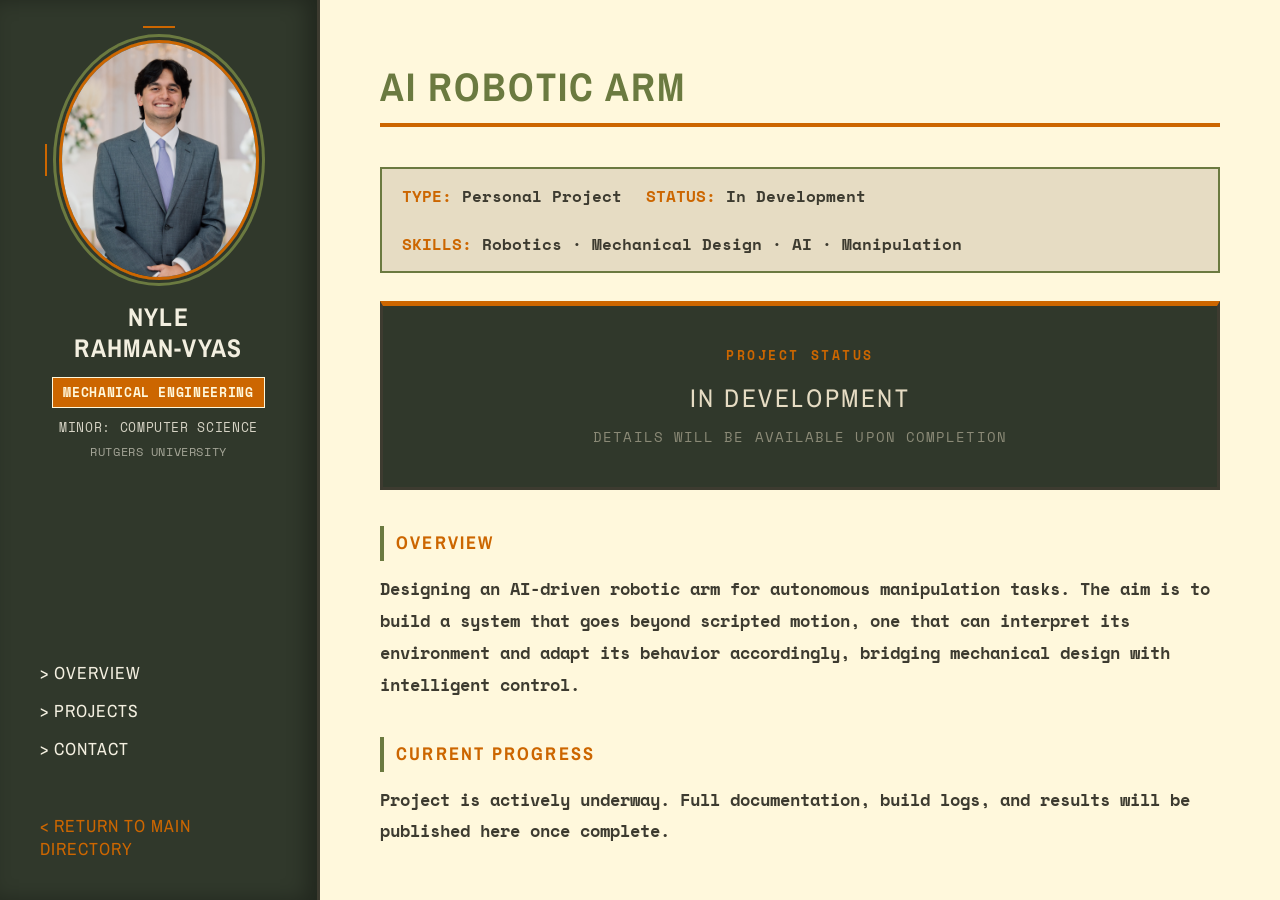
<file: project-roboticarm.html>
<!DOCTYPE html>
<html lang="en">
<head>
  <meta charset="UTF-8">
  <meta name="viewport" content="width=device-width, initial-scale=1.0">
  <title>NYLE RAHMAN-VYAS | AI ROBOTIC ARM</title>
  <link rel="stylesheet" href="style.css">
  <link rel="preconnect" href="https://fonts.googleapis.com">
  <link href="https://fonts.googleapis.com/css2?family=Archivo+Narrow:wght@600&family=Space+Mono:ital,wght@0,400;0,700;1,400&display=swap" rel="stylesheet">
  <style>
    .project-meta {
      background-color: var(--accent-beige);
      border: 2px solid var(--accent-green);
      padding: 15px 20px;
      margin-bottom: 28px;
      display: flex;
      gap: 24px;
      flex-wrap: wrap;
      font-size: 1rem;
      font-weight: bold;
    }

    .meta-item span {
      color: var(--accent-orange);
    }

    .project-body {
      font-size: 1.05rem;
      line-height: 1.9;
    }

    .project-body p {
      margin-bottom: 22px;
      font-weight: bold;
    }

    .project-body h3 {
      color: var(--accent-orange);
      font-family: 'Archivo Narrow', sans-serif;
      font-size: 1.15rem;
      letter-spacing: 0.12em;
      margin: 36px 0 12px;
      border-left: 4px solid var(--accent-green);
      padding-left: 12px;
    }

    .status-block {
      border: var(--border-thick);
      border-top: 5px solid var(--accent-orange);
      background-color: var(--bg-sidebar);
      padding: 40px;
      text-align: center;
      margin: 28px 0;
    }

    .status-label {
      color: var(--accent-orange);
      font-size: 0.8rem;
      letter-spacing: 0.2em;
      font-weight: bold;
      margin-bottom: 16px;
    }

    .status-title {
      color: var(--accent-beige);
      font-family: 'Archivo Narrow', sans-serif;
      font-size: 1.6rem;
      letter-spacing: 0.1em;
      margin-bottom: 12px;
    }

    .status-sub {
      color: var(--accent-beige);
      font-size: 0.85rem;
      opacity: 0.5;
      letter-spacing: 0.08em;
    }
  </style>
</head>
<body>
<div class="layout-grid">

  <aside class="sidebar">
    <div class="profile-section">
      <div class="profile-img-wrapper">
        <img src="portfoliopfp1.png" alt="Nyle Rahman-Vyas" class="profile-img">
      </div>
      <h1>NYLE<br>RAHMAN-VYAS</h1>
      <div class="badge">MECHANICAL ENGINEERING</div>
      <p class="role">MINOR: COMPUTER SCIENCE</p>
      <p class="role sub">RUTGERS UNIVERSITY</p>
    </div>

    <nav class="nav-links">
      <a href="index.html#about" class="nav-item">> OVERVIEW</a>
      <a href="index.html#projects" class="nav-item">> PROJECTS</a>
      <a href="index.html#contact" class="nav-item">> CONTACT</a>
      <br>
      <a href="index.html" class="nav-item" style="color: var(--accent-orange);">&lt; RETURN TO MAIN DIRECTORY</a>
    </nav>
  </aside>

  <main class="content-area">
    <section class="content-block">

      <h2 class="section-header">AI ROBOTIC ARM</h2>

      <div class="project-meta">
        <div class="meta-item"><span>TYPE:</span> Personal Project</div>
        <div class="meta-item"><span>STATUS:</span> In Development</div>
        <div class="meta-item"><span>SKILLS:</span> Robotics · Mechanical Design · AI · Manipulation</div>
      </div>

      <div class="status-block">
        <p class="status-label">PROJECT STATUS</p>
        <p class="status-title">IN DEVELOPMENT</p>
        <p class="status-sub">DETAILS WILL BE AVAILABLE UPON COMPLETION</p>
      </div>

      <div class="project-body">

        <h3>OVERVIEW</h3>
        <p>
          Designing an AI-driven robotic arm for autonomous manipulation tasks. The aim is to build a system that goes beyond scripted motion, one that can interpret its environment and adapt its behavior accordingly, bridging mechanical design with intelligent control.
        </p>

        <h3>CURRENT PROGRESS</h3>
        <p>
          Project is actively underway. Full documentation, build logs, and results will be published here once complete.
        </p>

      </div>
    </section>

    <div style="margin-bottom: 40px;">
      <a href="index.html#projects" style="text-decoration: none;">
        <button class="retro-btn">&lt; RETURN TO PROJECTS</button>
      </a>
    </div>

    <div style="height: 100px;"></div>
  </main>

</div>
</body>
</html>
</file>
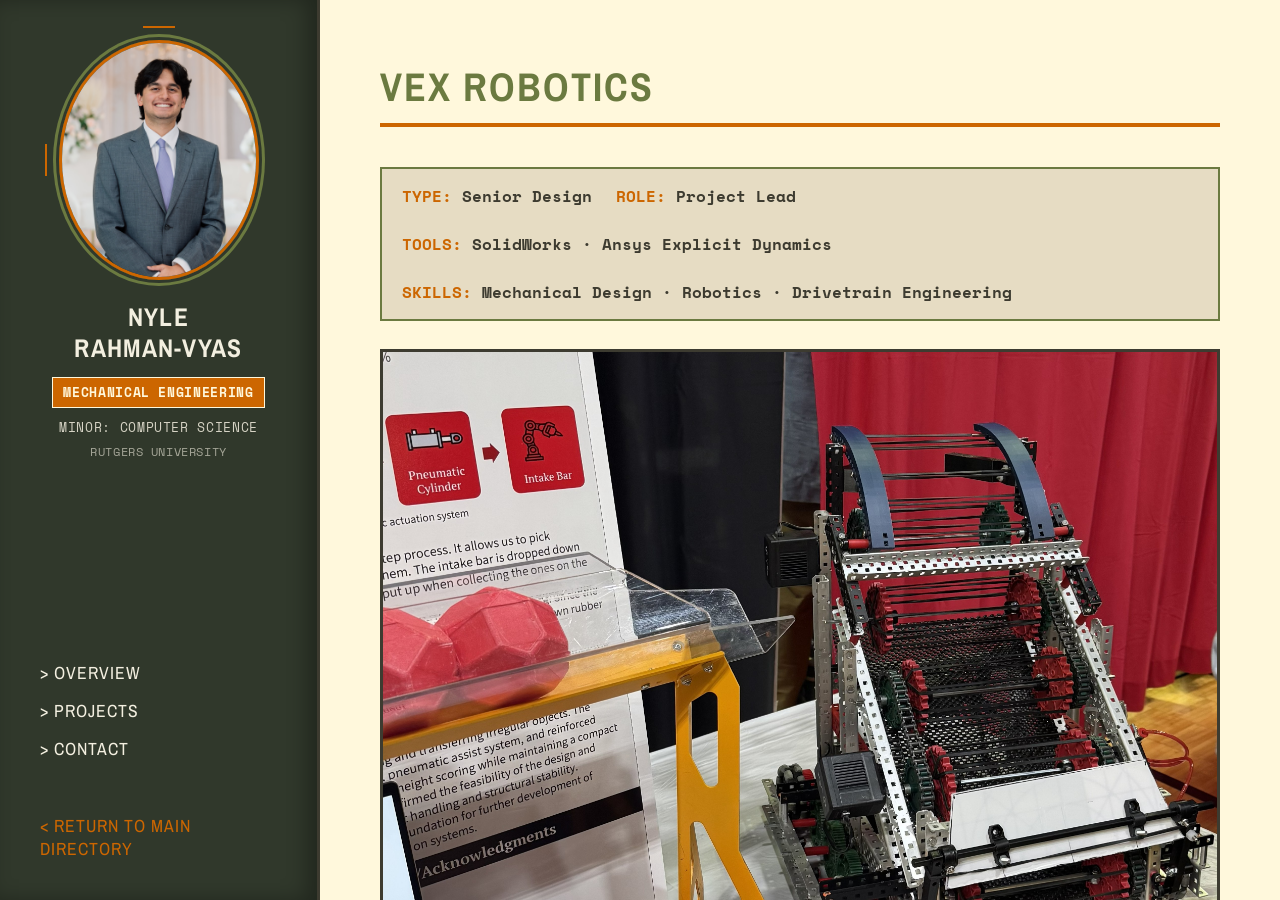
<file: project-vex.html>
<!DOCTYPE html>
<html lang="en">
<head>
    <meta charset="UTF-8">
    <meta name="viewport" content="width=device-width, initial-scale=1.0">
    <title>NYLE RAHMAN-VYAS | VEX ROBOTICS</title>
    <link rel="stylesheet" href="style.css">
    <link rel="preconnect" href="https://fonts.googleapis.com">
    <link href="https://fonts.googleapis.com/css2?family=Archivo+Narrow:wght@600&family=Space+Mono:ital,wght@0,400;0,700;1,400&display=swap" rel="stylesheet">
    <style>
        .project-meta {
            background-color: var(--accent-beige);
            border: 2px solid var(--accent-green);
            padding: 15px 20px;
            margin-bottom: 28px;
            display: flex;
            gap: 24px;
            flex-wrap: wrap;
            font-size: 1rem;
            font-weight: bold;
        }
        .meta-item span {
            color: var(--accent-orange);
        }
        .project-body p {
            line-height: 1.8;
            margin-bottom: 20px;
            font-weight: bold;
        }
        .project-body h3 {
            color: var(--accent-orange);
            font-family: 'Archivo Narrow', sans-serif;
            font-size: 1.15rem;
            letter-spacing: 0.12em;
            margin: 36px 0 12px;
            border-left: 4px solid var(--accent-green);
            padding-left: 12px;
        }
        .img-block {
            background-color: var(--bg-sidebar);
            border: var(--border-thick);
            display: flex;
            flex-direction: column;
            align-items: center;
            justify-content: center;
            color: var(--accent-orange);
            font-size: 0.85rem;
            text-align: center;
            padding: 0;
            overflow: hidden;
        }
        .img-block img {
            width: 100%;
            display: block;
            object-fit: cover;
        }
        .img-label {
            color: var(--accent-beige);
            font-size: 0.78rem;
            font-weight: bold;
            letter-spacing: 0.08em;
            padding: 8px 12px;
            flex-shrink: 0;
            width: 100%;
            box-sizing: border-box;
            background-color: var(--bg-sidebar);
        }
        .img-pair {
            display: grid;
            grid-template-columns: 1fr 1fr;
            gap: 16px;
            margin: 28px 0;
        }
        .img-full {
            margin: 28px 0;
        }
        .status-block {
            border: var(--border-thick);
            border-top: 5px solid var(--accent-orange);
            background-color: var(--bg-sidebar);
            padding: 40px;
            text-align: center;
            margin: 28px 0;
        }
        .status-label {
            color: var(--accent-orange);
            font-size: 0.8rem;
            letter-spacing: 0.2em;
            font-weight: bold;
            margin-bottom: 16px;
        }
        .status-title {
            color: var(--accent-beige);
            font-family: 'Archivo Narrow', sans-serif;
            font-size: 1.6rem;
            letter-spacing: 0.1em;
            margin-bottom: 12px;
        }
        .status-sub {
            color: var(--accent-beige);
            font-size: 0.85rem;
            opacity: 0.5;
            letter-spacing: 0.08em;
        }
    </style>
</head>
<body>

    <div class="layout-grid">

        <aside class="sidebar">
            <div class="profile-section">
                <div class="profile-img-wrapper">
                    <img src="portfoliopfp1.png" alt="Nyle Rahman-Vyas" class="profile-img">
                </div>
                <h1>NYLE<br>RAHMAN-VYAS</h1>
                <div class="badge">MECHANICAL ENGINEERING</div>
                <p class="role">MINOR: COMPUTER SCIENCE</p>
                <p class="role sub">RUTGERS UNIVERSITY</p>
            </div>

            <nav class="nav-links">
                <a href="index.html#about" class="nav-item">> OVERVIEW</a>
                <a href="index.html#projects" class="nav-item">> PROJECTS</a>
                <a href="index.html#contact" class="nav-item">> CONTACT</a>
                <br>
                <a href="index.html" class="nav-item" style="color: var(--accent-orange);">&lt; RETURN TO MAIN DIRECTORY</a>
            </nav>
        </aside>

        <main class="content-area">

            <section class="content-block">
                <h2 class="section-header">VEX ROBOTICS</h2>

                <div class="project-meta">
                    <div class="meta-item"><span>TYPE:</span> Senior Design</div>
                    <div class="meta-item"><span>ROLE:</span> Project Lead</div>
                    <div class="meta-item"><span>TOOLS:</span> SolidWorks · Ansys Explicit Dynamics</div>
                    <div class="meta-item"><span>SKILLS:</span> Mechanical Design · Robotics · Drivetrain Engineering</div>
                </div>

                <div class="img-full">
                    <div class="img-block">
                        <img src="vex/ProjectATexpo.jpg" alt="VEX competition robot at expo" style="width:100%; height:auto; display:block;">
                        <span class="img-label">FIG. 1 — COMPETITION ROBOT AT EXPO</span>
                    </div>
                </div>

                <div class="project-body">

                    <h3>PROJECT OBJECTIVE</h3>
                    <p>
                        The VEX Pushback competition challenges teams to design robots capable of collecting and scoring irregular octagonal objects (called octoballs) at three different height levels. Our solution addressed this with two integrated systems: a multi-height roller intake and scoring mechanism, and a custom omnidirectional differential swerve drivetrain built for precise, agile maneuvering on the competition field.
                    </p>

                    <h3>SCORING SYSTEM</h3>
                    <p>
                        Multiple intake and scoring concepts were evaluated using a Value Opportunity Analysis weighing reliability, speed, cost, and maneuverability. A chain-driven three-sprocket roller intake with rubber band compliant rollers was selected for its ability to handle the irregular octoball shape reliably. A pneumatically actuated intake bar assists with initial pickup. Objects are guided into a storage column and either released for low-goal scoring or transferred to an outtake mechanism for medium and high goals, eliminating the need to reposition the robot between scoring heights.
                    </p>

                    <h3>SWERVE DRIVETRAIN</h3>
                    <p>
                        The drivetrain uses four independent differential swerve modules, each providing full translational, rotational, and lateral movement by independently controlling the torque and steering of each wheel. This omnidirectional capability enables the fast directional changes and precise path following required in competition. Traditional tank and H-drive configurations were evaluated against criteria including mass, manufacturability, cost, and reliability before selecting the differential swerve approach.
                    </p>
                    <p>
                        Each module uses a dual-purpose gear system where two VEX V5 Smart Motors with 6:1 gear cartridges cooperatively control both wheel orientation (steering) and wheel speed (driving). A 24-tooth driving bevel gear meshes with a 48-tooth bevel gear on a 2.75-inch wheel, which is surrounded by rollers for low-friction pivoting. Modules are primarily constructed from PETG and PETG-Carbon Fiber and are fully modular — each can be assembled, serviced, or replaced without affecting the rest of the drivetrain. Theoretical maximum speed is approximately 81.05 inches per second, and the full assembly fits within the required 15 cubic inch envelope.
                    </p>

                    <h3>SIMULATION & ANALYSIS</h3>
                    <p>
                        Ansys Explicit Dynamics was used to simulate the impact physics of the octoball entering the scoring tube at varying velocities, modeling material properties and the coefficient of restitution to determine the maximum safe intake speed. Torque-speed analysis of the VEX V5 motors confirmed the selected gear ratios meet target performance goals for both the intake and drivetrain systems.
                    </p>

                    <h3>RESULTS</h3>
                    <p>
                        Prototype testing validated successful intake, controlled transport, and multi-height scoring. The compliant roller system handles the irregular octoball shape reliably and the pneumatic intake bar improves pickup consistency. Structural modifications reduced deflection and improved rigidity while keeping the design compact. Preliminary swerve module testing confirmed proper gear mesh and smooth motor-driven rotation under load. Simulation data established safe intake velocity thresholds, ensuring maximum rapid-fire capability with a high retention rate at each goal height.
                    </p>

                    <h3>DEMO</h3>
                    <div class="status-block">
                        <p class="status-label">VIDEO</p>
                        <p class="status-title">COMING SOON</p>
                        <p class="status-sub">DEMO FOOTAGE WILL BE ADDED HERE</p>
                    </div>

                    <h3>SCORING SYSTEM CAD</h3>

                    <div class="img-pair">
                        <div class="img-block">
                            <img src="vex/OldDesignCAD.png" alt="Initial scoring system CAD design" loading="lazy" style="width:100%; height:auto; display:block;">
                            <span class="img-label">FIG. 2 — INITIAL SCORING SYSTEM DESIGN — Early CAD model of the intake and outtake mechanism before refinement.</span>
                        </div>
                        <div class="img-block">
                            <img src="vex/NewDesignCAD.png" alt="Final scoring system CAD design" loading="lazy" style="width:100%; height:auto; display:block;">
                            <span class="img-label">FIG. 3 — FINAL SCORING SYSTEM DESIGN — Refined CAD model incorporating structural improvements and multi-height outtake routing.</span>
                        </div>
                    </div>

                    <h3>SWERVE DRIVE CAD</h3>

                    <div class="img-pair">
                        <div class="img-block">
                            <img src="vex/SwerveDriveCAD_Side.png" alt="Swerve drive module side view CAD" loading="lazy" style="width:100%; height:auto; display:block;">
                            <span class="img-label">FIG. 4 — SWERVE MODULE, SIDE VIEW — Side profile showing the bevel gear mesh and wheel contact geometry.</span>
                        </div>
                        <div class="img-block">
                            <img src="vex/SWerveFullCAD.png" alt="Full swerve drivetrain CAD assembly" loading="lazy" style="width:100%; height:auto; display:block;">
                            <span class="img-label">FIG. 5 — FULL SWERVE DRIVETRAIN ASSEMBLY — All four modules integrated into the drivetrain frame, fitting within the 15 cubic inch competition envelope.</span>
                        </div>
                    </div>

                </div>
            </section>

            <div style="margin-bottom: 40px;">
                <a href="index.html#projects" style="text-decoration: none;">
                    <button class="retro-btn">&lt; RETURN TO PROJECTS</button>
                </a>
            </div>

            <div style="height: 100px;"></div>
        </main>
    </div>

</body>
</html>
</file>
<file: style.css>
/* ============================================================
   NYLE RAHMAN-VYAS - PORTFOLIO STYLESHEET
   ============================================================ */

/* --- 1. PALETTE --- */
:root {
    --bg-wall:       #FFF8DC;
    --bg-sidebar:    #30382B;
    --text-main:     #3D3B30;
    --text-light:    #F3EFE0;
    --accent-orange: #CC6600;
    --accent-green:  #6B7A40;
    --accent-beige:  #E6DCC3;
    --border-thick:  3px solid #3D3B30;
}

* {
    box-sizing: border-box;
    margin: 0;
    padding: 0;
}

html {
    scroll-behavior: smooth;
}

body {
    font-family: 'Space Mono', monospace;
    /* Paper texture lives here - behind the gear layer via z-index stacking */
    background-color: var(--bg-wall);
    background-image: url("https://www.transparenttextures.com/patterns/cream-paper.png");
    color: var(--text-main);
    height: 100vh;
    overflow: hidden;
    position: relative;
}


/* --- 3. LAYOUT --- */
.layout-grid {
    display: grid;
    grid-template-columns: 320px 1fr;
    height: 100vh;
    position: relative;
    z-index: 1;
}

/* --- 4. SIDEBAR --- */
.sidebar {
    background-color: var(--bg-sidebar);
    color: var(--text-light);
    border-right: var(--border-thick);
    padding: 40px;
    display: flex;
    flex-direction: column;
    justify-content: space-between;
    background-image: linear-gradient(rgba(48,56,43,0.95), rgba(48,56,43,0.95)),
                      url("https://www.transparenttextures.com/patterns/stardust.png");
    box-shadow: inset -10px 0px 20px rgba(0,0,0,0.3);
    overflow-y: auto;
}

.profile-section {
    display: flex;
    flex-direction: column;
    align-items: center;   /* centers everything in the sidebar */
    gap: 6px;
    margin-bottom: 40px;
    width: 100%;
    text-align: center;
}

/* --- 5. OVAL PROFILE PICTURE --- */
.profile-img-wrapper {
    position: relative;
    width: 200px;
    height: 240px;
    margin-bottom: 16px;
    flex-shrink: 0;
}

.profile-img {
    width: 200px;
    height: 240px;
    border-radius: 50%;
    object-fit: cover;
    object-position: center 35%;
    border: 3px solid var(--accent-orange);
    filter: none;
    image-rendering: -webkit-optimize-contrast; /* sharper downscaling in Chrome/Safari */
    image-rendering: crisp-edges;               /* sharper downscaling in Firefox */
    display: block;
    box-shadow:
        0 0 0 3px var(--bg-sidebar),
        0 0 0 6px var(--accent-green);
}

/* Decorative tick marks */
.profile-img-wrapper::before,
.profile-img-wrapper::after {
    content: '';
    position: absolute;
    background-color: var(--accent-orange);
}
.profile-img-wrapper::before {
    top: -14px;
    left: 50%;
    transform: translateX(-50%);
    width: 32px;
    height: 2px;
}
.profile-img-wrapper::after {
    left: -14px;
    top: 50%;
    transform: translateY(-50%);
    width: 2px;
    height: 32px;
}

.sidebar h1 {
    font-family: 'Archivo Narrow', sans-serif;
    font-size: 1.6rem;
    letter-spacing: 0.05em;
    line-height: 1.2;
    color: var(--text-light);
    text-align: center;
}

.badge {
    background-color: var(--accent-orange);
    color: #FFF8DC;
    padding: 5px 10px;
    font-weight: bold;
    display: inline-block;
    margin: 8px 0 4px;
    font-size: 0.8rem;
    border: 1px solid var(--bg-wall);
    letter-spacing: 0.05em;
}

.role {
    font-size: 0.8rem;
    color: var(--text-light);
    letter-spacing: 0.05em;
    opacity: 0.85;
    text-align: center;
}

.role.sub {
    opacity: 0.6;
    font-size: 0.72rem;
}

.nav-links {
    display: flex;
    flex-direction: column;
    gap: 15px;
}

.nav-item {
    color: var(--text-light);
    text-decoration: none;
    font-size: 1.1rem;
    transition: 0.2s;
    font-family: 'Archivo Narrow', sans-serif;
    letter-spacing: 1px;
}

.nav-item:hover {
    color: var(--accent-orange);
    transform: translateX(10px);
}

.footer-status {
    font-size: 0.75rem;
    color: var(--text-light);
    opacity: 0.7;
    line-height: 1.8;
}

/* --- 6. MAIN CONTENT AREA ---
   Slightly transparent so gear pattern bleeds through */
.content-area {
    padding: 60px;
    overflow-y: auto;
    /* Fully transparent - paper texture and gear pattern come from body */
    background-color: transparent;
    background-image: none;
}

.section-header {
    font-family: 'Archivo Narrow', sans-serif;
    font-size: 2.5rem;
    text-transform: uppercase;
    color: var(--accent-green);
    border-bottom: 4px solid var(--accent-orange);
    margin-bottom: 40px;
    padding-bottom: 10px;
    letter-spacing: 2px;
}

/* --- 7. BIO SECTION --- */
.content-block {
    margin-bottom: 60px;
}

.bio-container {
    display: flex;
    gap: 30px;
    align-items: flex-start;
    margin-bottom: 40px;
    background-color: var(--accent-beige);
    padding: 20px;
    border: var(--border-thick);
    box-shadow: 6px 6px 0px rgba(61,59,48,0.15);
}

.bio-text {
    flex: 1;
    line-height: 1.6;
}

.bio-image-placeholder {
    width: 200px;
    height: 200px;
    background-color: var(--bg-sidebar);
    border: 2px dashed var(--accent-orange);
    display: flex;
    align-items: center;
    justify-content: center;
    color: var(--accent-orange);
    font-size: 0.8rem;
    text-align: center;
    padding: 10px;
    flex-shrink: 0;
}

/* --- 8. PROJECTS GRID --- */
.projects-grid {
    display: grid;
    grid-template-columns: 1fr 1fr;
    gap: 30px;
    width: 100%;
    align-items: stretch; /* Forces cards in the same row to match heights */
}

.project-card {
    border: var(--border-thick);
    background-color: var(--accent-beige);
    display: flex;
    flex-direction: column;
    height: 100%; /* Allows the card to take up the full grid space */
    box-shadow: 10px 10px 0px rgba(61,59,48,0.2);
    transition: transform 0.2s ease;
}

.project-card:hover {
    transform: translateY(-5px);
    box-shadow: 15px 15px 0px rgba(61,59,48,0.3);
}

.card-header {
    background-color: var(--accent-green);
    color: #FFF8DC;
    padding: 10px 15px;
    display: flex;
    justify-content: space-between;
    font-weight: bold;
    border-bottom: var(--border-thick);
    font-size: 0.85rem;
}

.card-body {
    padding: 20px;
    flex-grow: 1; /* Allows the content area to expand */
    display: flex;
    flex-direction: column;
}

/* Pushes the link wrapper (and the button inside it) to the bottom */
.card-body a {
    margin-top: auto;
    display: block;
}

/* --- IMAGE THUMBNAILS (4:3 ratio for consistent card sizing) --- */
.placeholder-img {
    width: 100%;
    aspect-ratio: 4 / 3;
    background-color: var(--bg-sidebar);
    color: var(--accent-orange);
    display: flex;
    align-items: center;
    justify-content: center;
    font-family: monospace;
    margin-bottom: 20px;
    border: 2px dashed var(--accent-orange);
}

/* Real images inside project cards */
.card-body > img {
    width: 100%;
    aspect-ratio: 4 / 3;
    object-fit: cover;
    margin-bottom: 20px;
    display: block;
    border: 4px solid var(--accent-orange);
}

/* Center a lone card in the last row of a 2-col grid */
.project-card:last-child:nth-child(odd) {
    grid-column: 1 / -1;
    width: calc(50% - 15px);
    margin-left: auto;
    margin-right: auto;
}

.retro-btn {
    background: transparent;
    border: 2px solid var(--text-main);
    padding: 10px 20px;
    font-family: 'Space Mono', monospace;
    font-weight: bold;
    color: var(--text-main);
    cursor: pointer;
    box-shadow: 4px 4px 0px var(--accent-orange);
    transition: 0.1s;
}

.retro-btn:hover {
    background-color: var(--accent-beige);
}

/* Variant for use on dark backgrounds — compound selector beats .retro-btn */
.retro-btn.retro-btn-light {
    border: 2px solid #0A66C2;
    color: #0A66C2;
    box-shadow: 4px 4px 0px rgba(10,102,194,0.5);
}
.retro-btn.retro-btn-light:hover {
    background-color: #5b9bd5;
    border-color: #5b9bd5;
    color: #ffffff;
    box-shadow: 4px 4px 0px rgba(91,155,213,0.6);
}

.retro-btn:active {
    transform: translate(2px, 2px);
    box-shadow: 2px 2px 0px var(--accent-orange);
}

/* --- 9. MOBILE --- */
@media (max-width: 900px) {
    body { overflow: auto; }

    .layout-grid {
        grid-template-columns: 1fr;
        height: auto;
        overflow: auto;
    }

    .sidebar {
        height: auto;
        border-right: none;
        border-bottom: var(--border-thick);
    }

    .content-area {
        overflow: visible;
        height: auto;
    }

    .projects-grid {
        grid-template-columns: 1fr;
    }

    .bio-container {
        flex-direction: column-reverse;
        align-items: center;
    }
}


/* ============================================================
   YOUTUBE VIDEO EMBED — HOW TO USE
   ============================================================

   1. Upload your demo video to YouTube. Set visibility to "Unlisted"
      so it won't show up in search but works via direct link.

   2. Copy the video ID from the URL:
      https://www.youtube.com/watch?v=XXXXXXXXXXX
                                        ^^^^^^^^^^^
                                        this part is the ID

   3. Paste this HTML block wherever you want the video on a project page
      (e.g. inside .bio-container or after the overview paragraph):

   <div class="video-wrapper">
     <iframe
       src="https://www.youtube.com/embed/XXXXXXXXXXX"
       title="Project Demo"
       frameborder="0"
       allow="accelerometer; autoplay; clipboard-write; encrypted-media; gyroscope; picture-in-picture"
       allowfullscreen>
     </iframe>
   </div>

   4. Add this CSS to style it (matches the site aesthetic):

   .video-wrapper {
       width: 100%;
       aspect-ratio: 16 / 9;
       border: var(--border-thick);
       box-shadow: 8px 8px 0px rgba(61,59,48,0.2);
       margin-bottom: 30px;
       overflow: hidden;
   }

   .video-wrapper iframe {
       width: 100%;
       height: 100%;
       display: block;
   }

   ============================================================ */
</file>
